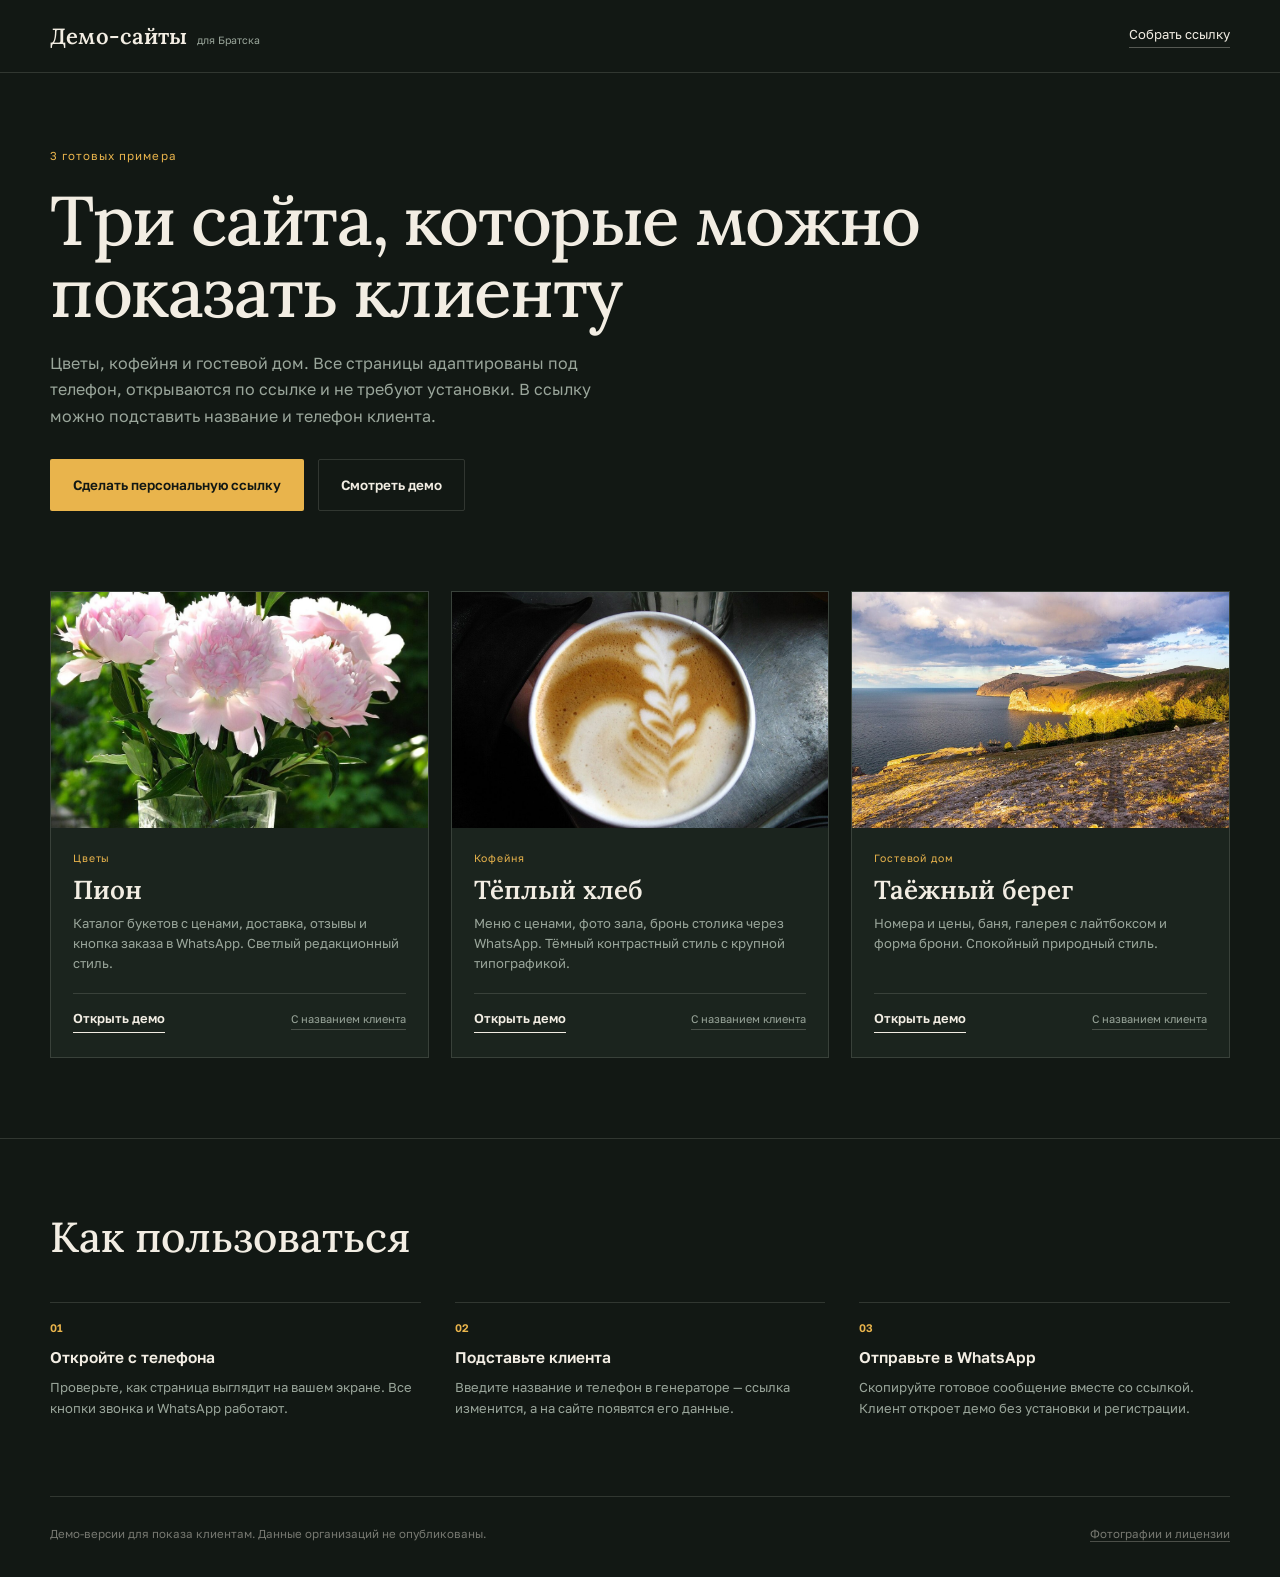
<file: index.html>
<!doctype html>
<html lang="ru">
<head>
<meta charset="utf-8">
<meta name="viewport" content="width=device-width, initial-scale=1">
<title>Демо-сайты для Братска</title>
<meta name="description" content="Три демо-сайта для малого бизнеса Братска: цветы, кофейня и гостевой дом. Открываются с телефона, без установки.">
<link rel="icon" href="data:image/svg+xml,%3Csvg xmlns='http://www.w3.org/2000/svg' viewBox='0 0 64 64'%3E%3Crect width='64' height='64' fill='%23121814'/%3E%3Ctext x='32' y='44' font-family='Georgia,serif' font-size='34' fill='%23E9B44C' text-anchor='middle'%3EД%3C/text%3E%3C/svg%3E">
<link rel="stylesheet" href="assets/fonts/fonts.css">
<style>
  :root{
    --bg:#121814;
    --panel:#1B241E;
    --text:#F2EDE3;
    --muted:#9AA69B;
    --line:rgba(242,237,227,.14);
    --accent:#E9B44C;
    --serif:'Lora',Georgia,serif;
    --sans:'Golos Text',system-ui,-apple-system,'Segoe UI',sans-serif;
  }
  *{box-sizing:border-box}
  body{margin:0;background:var(--bg);color:var(--text);font-family:var(--sans);font-size:16px;line-height:1.65;-webkit-font-smoothing:antialiased}
  img{display:block;max-width:100%}
  a{color:inherit;text-decoration:none}
  .wrap{width:min(1180px,calc(100% - 48px));margin:0 auto}
  .header{border-bottom:1px solid var(--line)}
  .header-in{display:flex;align-items:center;justify-content:space-between;gap:24px;height:72px}
  .brand{display:flex;align-items:baseline;gap:10px}
  .brand b{font-family:var(--serif);font-size:22px;font-weight:600;letter-spacing:.01em}
  .brand span{font-size:10.5px;color:var(--muted)}
  .header-link{font-size:13px;border-bottom:1px solid rgba(242,237,227,.3);padding-bottom:2px}
  .header-link:hover{border-color:var(--accent);color:var(--accent)}
  .hero{padding:74px 0 60px}
  .kicker{font-size:11.5px;color:var(--accent);letter-spacing:.09em;margin-bottom:18px}
  h1{font-family:var(--serif);font-weight:500;font-size:clamp(40px,5.4vw,72px);line-height:1.04;letter-spacing:-.02em;margin:0 0 22px;max-width:900px}
  .hero p{max-width:560px;color:var(--muted);font-size:16px;margin:0}
  .hero-actions{display:flex;flex-wrap:wrap;gap:14px;margin-top:30px}
  .btn{display:inline-flex;align-items:center;justify-content:center;padding:14px 22px;border:1px solid transparent;font-size:13.5px;font-weight:600;border-radius:2px;transition:background .2s,color .2s,border-color .2s}
  .btn-accent{background:var(--accent);color:#121814}
  .btn-accent:hover{background:#f0c264}
  .btn-line{border-color:var(--line);color:var(--text)}
  .btn-line:hover{border-color:var(--text)}
  .cards{display:grid;grid-template-columns:repeat(3,1fr);gap:22px;padding:20px 0 80px}
  .card{background:var(--panel);border:1px solid var(--line);display:flex;flex-direction:column}
  .card-img{overflow:hidden;background:#0D120F;aspect-ratio:16/10}
  .card-img img{width:100%;height:100%;object-fit:cover;transition:transform .5s}
  .card:hover .card-img img{transform:scale(1.03)}
  .card-body{padding:22px 22px 24px;display:flex;flex-direction:column;flex:1}
  .card-label{font-size:10.5px;color:var(--accent);letter-spacing:.08em;margin-bottom:8px}
  .card h2{font-family:var(--serif);font-size:26px;font-weight:600;line-height:1.15;margin:0 0 8px}
  .card p{font-size:13px;color:var(--muted);margin:0 0 20px;line-height:1.55}
  .card-links{margin-top:auto;display:flex;align-items:center;justify-content:space-between;gap:12px;border-top:1px solid var(--line);padding-top:14px}
  .open{font-size:13px;font-weight:600;border-bottom:1px solid var(--text);padding-bottom:2px}
  .open:hover{color:var(--accent);border-color:var(--accent)}
  .personal{font-size:11px;color:var(--muted);border-bottom:1px solid rgba(242,237,227,.22);padding-bottom:1px}
  .personal:hover{color:var(--text)}
  .how{border-top:1px solid var(--line);padding:64px 0 76px}
  .how h2{font-family:var(--serif);font-size:clamp(30px,3.4vw,42px);font-weight:500;margin:0 0 30px}
  .steps{display:grid;grid-template-columns:repeat(3,1fr);gap:34px}
  .step{border-top:1px solid var(--line);padding-top:16px}
  .step b{display:block;font-size:11px;color:var(--accent);font-weight:600;margin-bottom:8px}
  .step h3{font-size:15.5px;font-weight:600;margin:0 0 6px}
  .step p{font-size:13px;color:var(--muted);margin:0}
  .footer{border-top:1px solid var(--line);padding:28px 0 34px;font-size:11.5px;color:rgba(242,237,227,.45);display:flex;justify-content:space-between;gap:20px}
  .footer a{border-bottom:1px solid rgba(242,237,227,.25)}
  @media (max-width:980px){
    .cards{grid-template-columns:1fr 1fr}
    .steps{grid-template-columns:1fr}
    .step{max-width:520px}
  }
  @media (max-width:680px){
    .wrap{width:calc(100% - 32px)}
    .header-in{height:62px}
    .brand b{font-size:19px}
    .brand span{display:none}
    .hero{padding:44px 0 36px}
    h1{font-size:clamp(34px,10vw,46px)}
    .hero p{font-size:14px}
    .hero-actions .btn{flex:1 1 auto}
    .cards{grid-template-columns:1fr;gap:16px;padding-bottom:54px}
    .card h2{font-size:24px}
    .how{padding:44px 0 54px}
    .footer{flex-direction:column;gap:8px}
  }
  :focus-visible{outline:2px solid var(--accent);outline-offset:3px}
</style>
</head>
<body>

<header class="header">
  <div class="wrap header-in">
    <a class="brand" href="./"><b>Демо-сайты</b><span>для Братска</span></a>
    <a class="header-link" href="builder.html">Собрать ссылку</a>
  </div>
</header>

<main>
  <section class="wrap hero">
    <div class="kicker">3 готовых примера</div>
    <h1>Три сайта, которые можно показать клиенту</h1>
    <p>Цветы, кофейня и гостевой дом. Все страницы адаптированы под телефон, открываются по ссылке и не требуют установки. В ссылку можно подставить название и телефон клиента.</p>
    <div class="hero-actions">
      <a class="btn btn-accent" href="builder.html">Сделать персональную ссылку</a>
      <a class="btn btn-line" href="#demos">Смотреть демо</a>
    </div>
  </section>

  <section class="wrap cards" id="demos">
    <article class="card">
      <div class="card-img"><img src="assets/img/flowers/hero.jpg" alt="Демо сайта цветочного салона" width="1200" height="1600"></div>
      <div class="card-body">
        <div class="card-label">Цветы</div>
        <h2>Пион</h2>
        <p>Каталог букетов с ценами, доставка, отзывы и кнопка заказа в WhatsApp. Светлый редакционный стиль.</p>
        <div class="card-links"><a class="open" href="flowers/">Открыть демо</a><a class="personal" href="builder.html?t=flowers">С названием клиента</a></div>
      </div>
    </article>
    <article class="card">
      <div class="card-img"><img src="assets/img/cafe/latte.jpg" alt="Демо сайта кофейни" width="1200" height="960" style="object-position:55% 62%"></div>
      <div class="card-body">
        <div class="card-label">Кофейня</div>
        <h2>Тёплый хлеб</h2>
        <p>Меню с ценами, фото зала, бронь столика через WhatsApp. Тёмный контрастный стиль с крупной типографикой.</p>
        <div class="card-links"><a class="open" href="cafe/">Открыть демо</a><a class="personal" href="builder.html?t=cafe">С названием клиента</a></div>
      </div>
    </article>
    <article class="card">
      <div class="card-img"><img src="assets/img/hotel/hero.jpg" alt="Демо сайта гостевого дома" width="1200" height="800"></div>
      <div class="card-body">
        <div class="card-label">Гостевой дом</div>
        <h2>Таёжный берег</h2>
        <p>Номера и цены, баня, галерея с лайтбоксом и форма брони. Спокойный природный стиль.</p>
        <div class="card-links"><a class="open" href="hotel/">Открыть демо</a><a class="personal" href="builder.html?t=hotel">С названием клиента</a></div>
      </div>
    </article>
  </section>

  <section class="how">
    <div class="wrap">
      <h2>Как пользоваться</h2>
      <div class="steps">
        <div class="step"><b>01</b><h3>Откройте с телефона</h3><p>Проверьте, как страница выглядит на вашем экране. Все кнопки звонка и WhatsApp работают.</p></div>
        <div class="step"><b>02</b><h3>Подставьте клиента</h3><p>Введите название и телефон в генераторе — ссылка изменится, а на сайте появятся его данные.</p></div>
        <div class="step"><b>03</b><h3>Отправьте в WhatsApp</h3><p>Скопируйте готовое сообщение вместе со ссылкой. Клиент откроет демо без установки и регистрации.</p></div>
      </div>
    </div>
  </section>
</main>

<footer class="footer wrap">
  <span>Демо-версии для показа клиентам. Данные организаций не опубликованы.</span>
  <span><a href="credits.html">Фотографии и лицензии</a></span>
</footer>

</body>
</html>
</file>
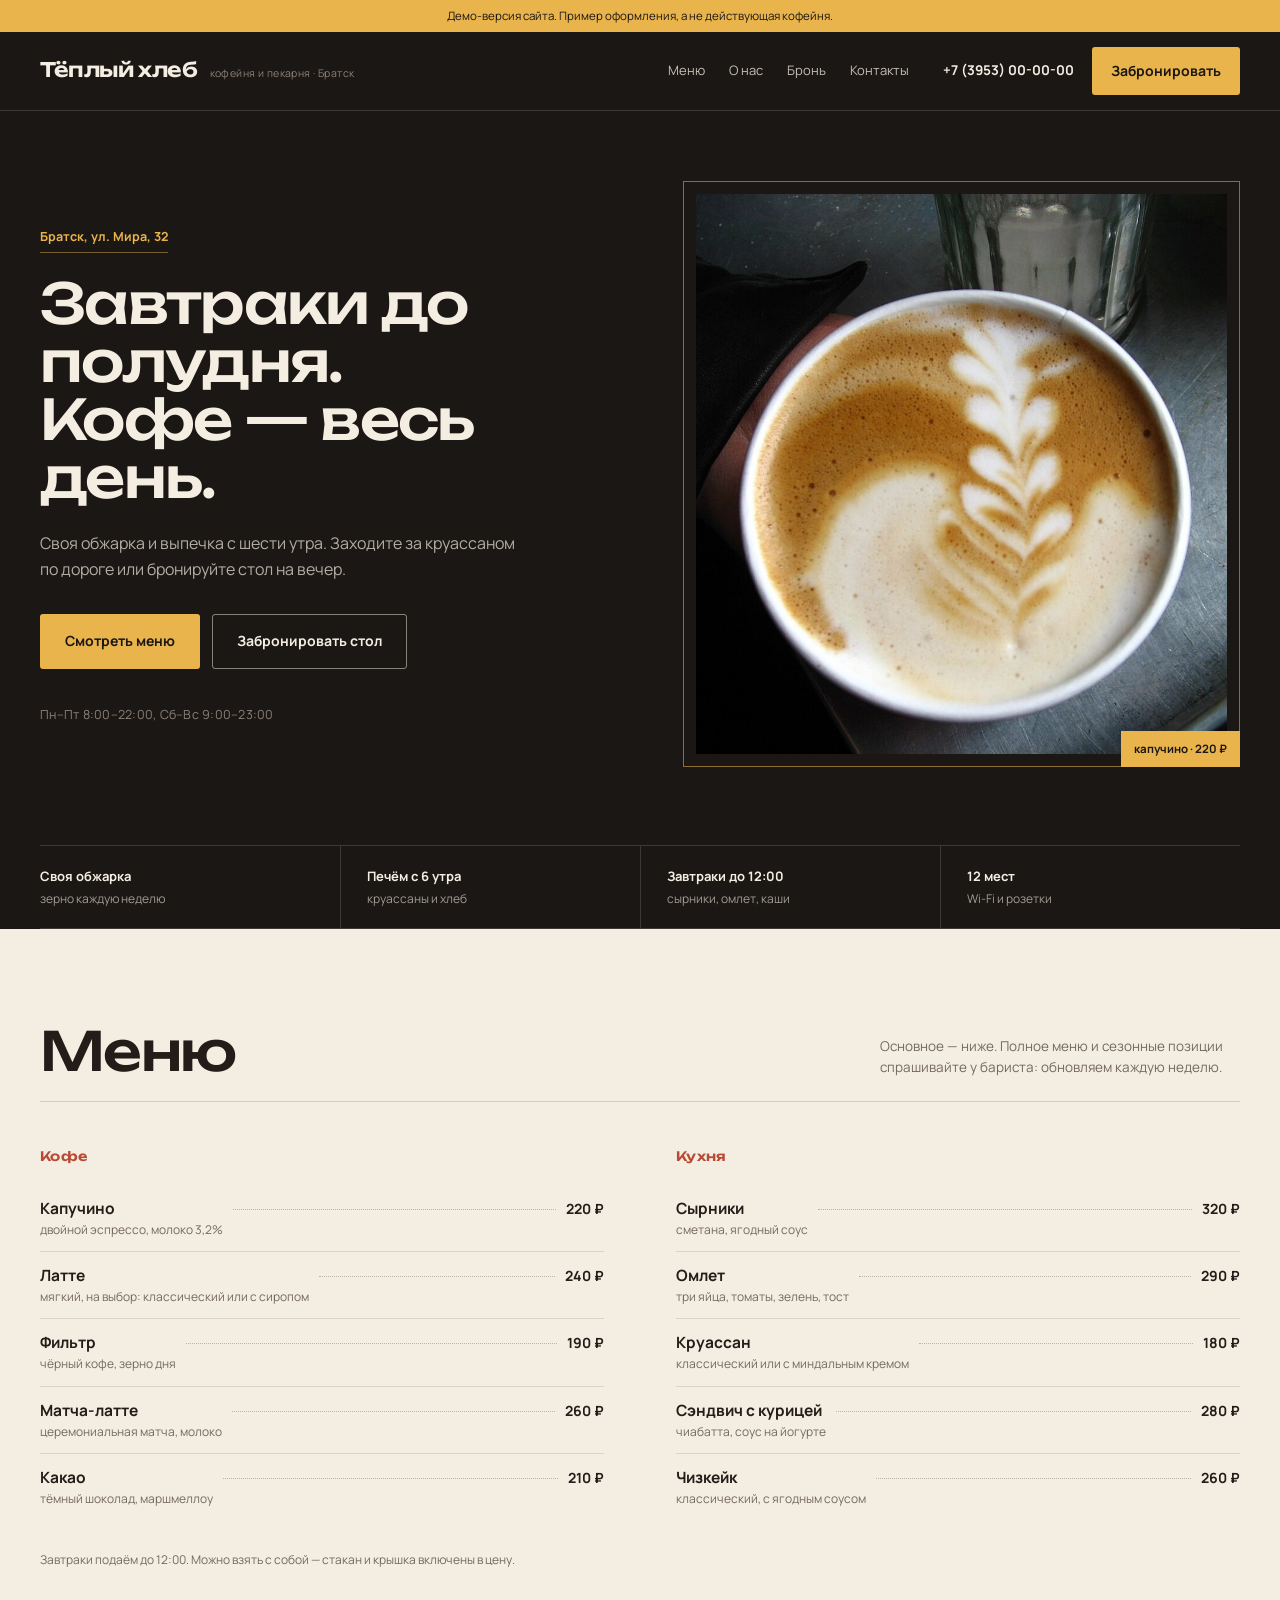
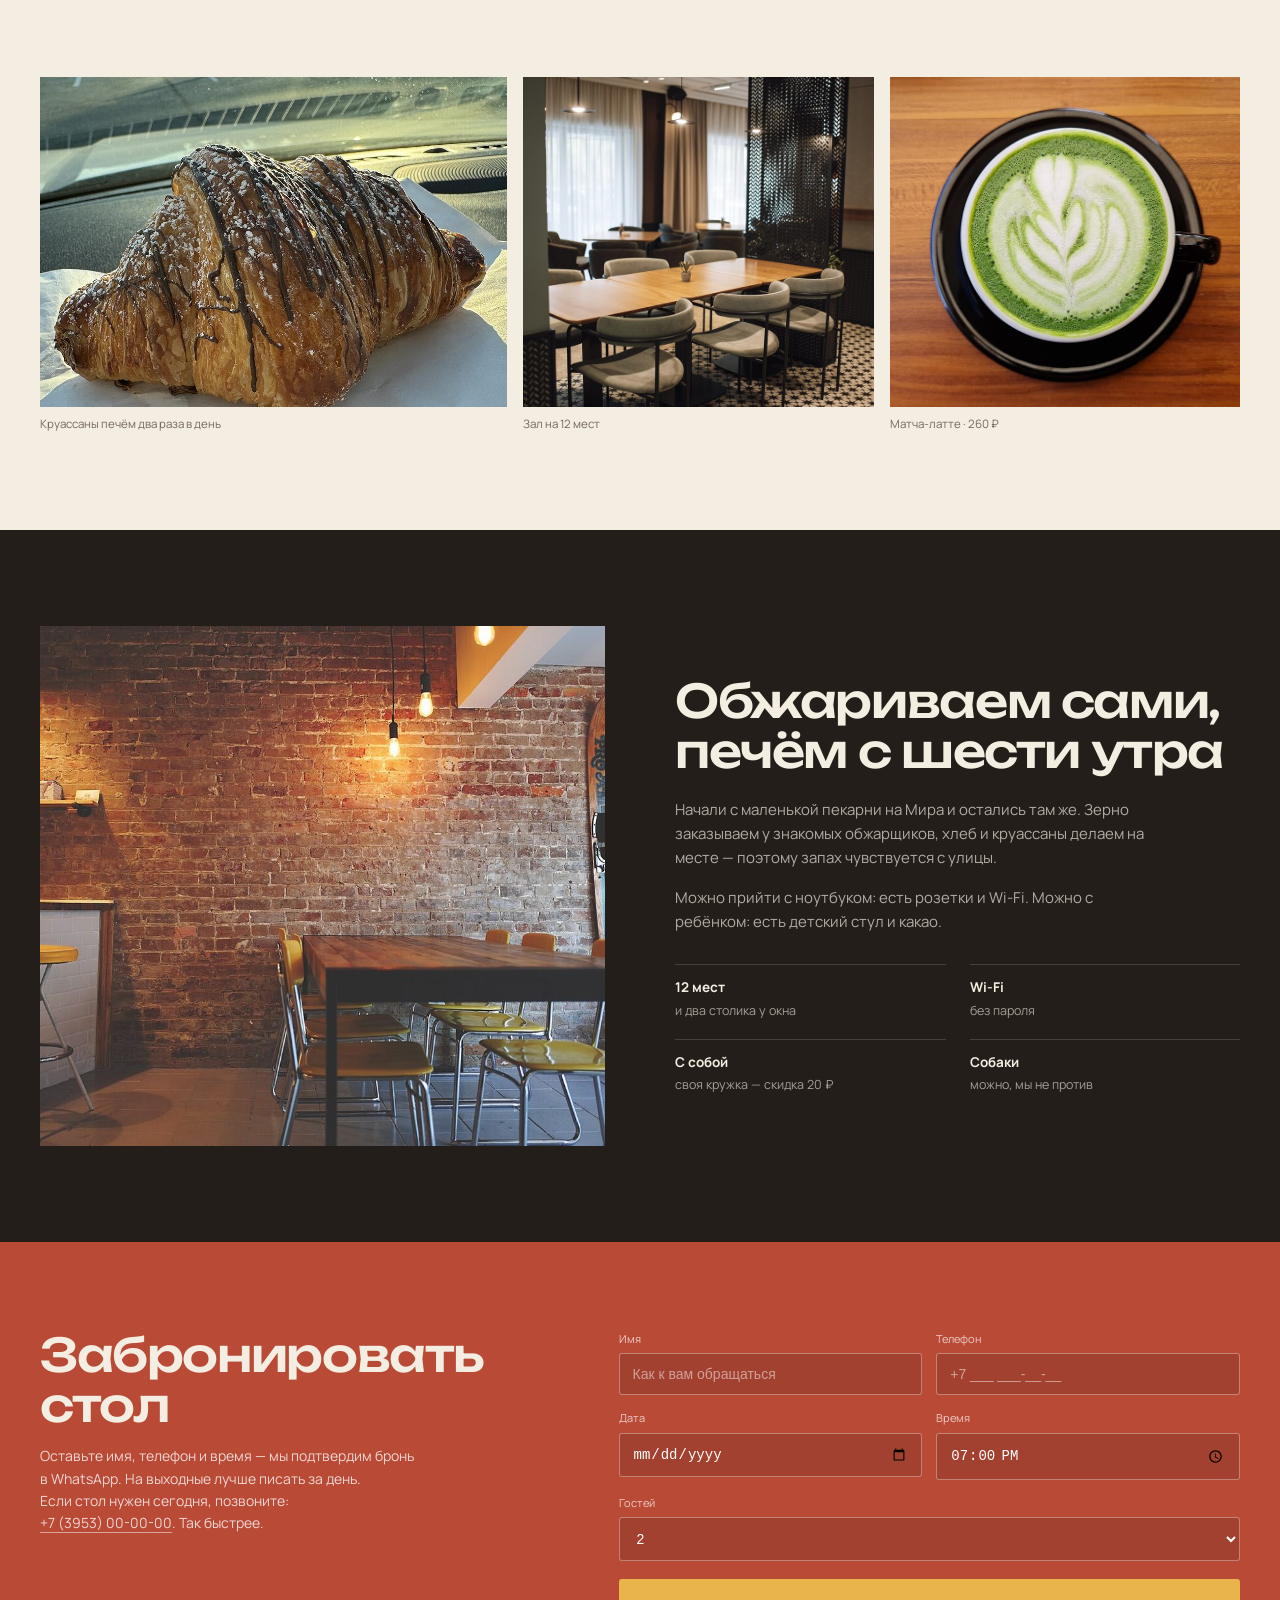
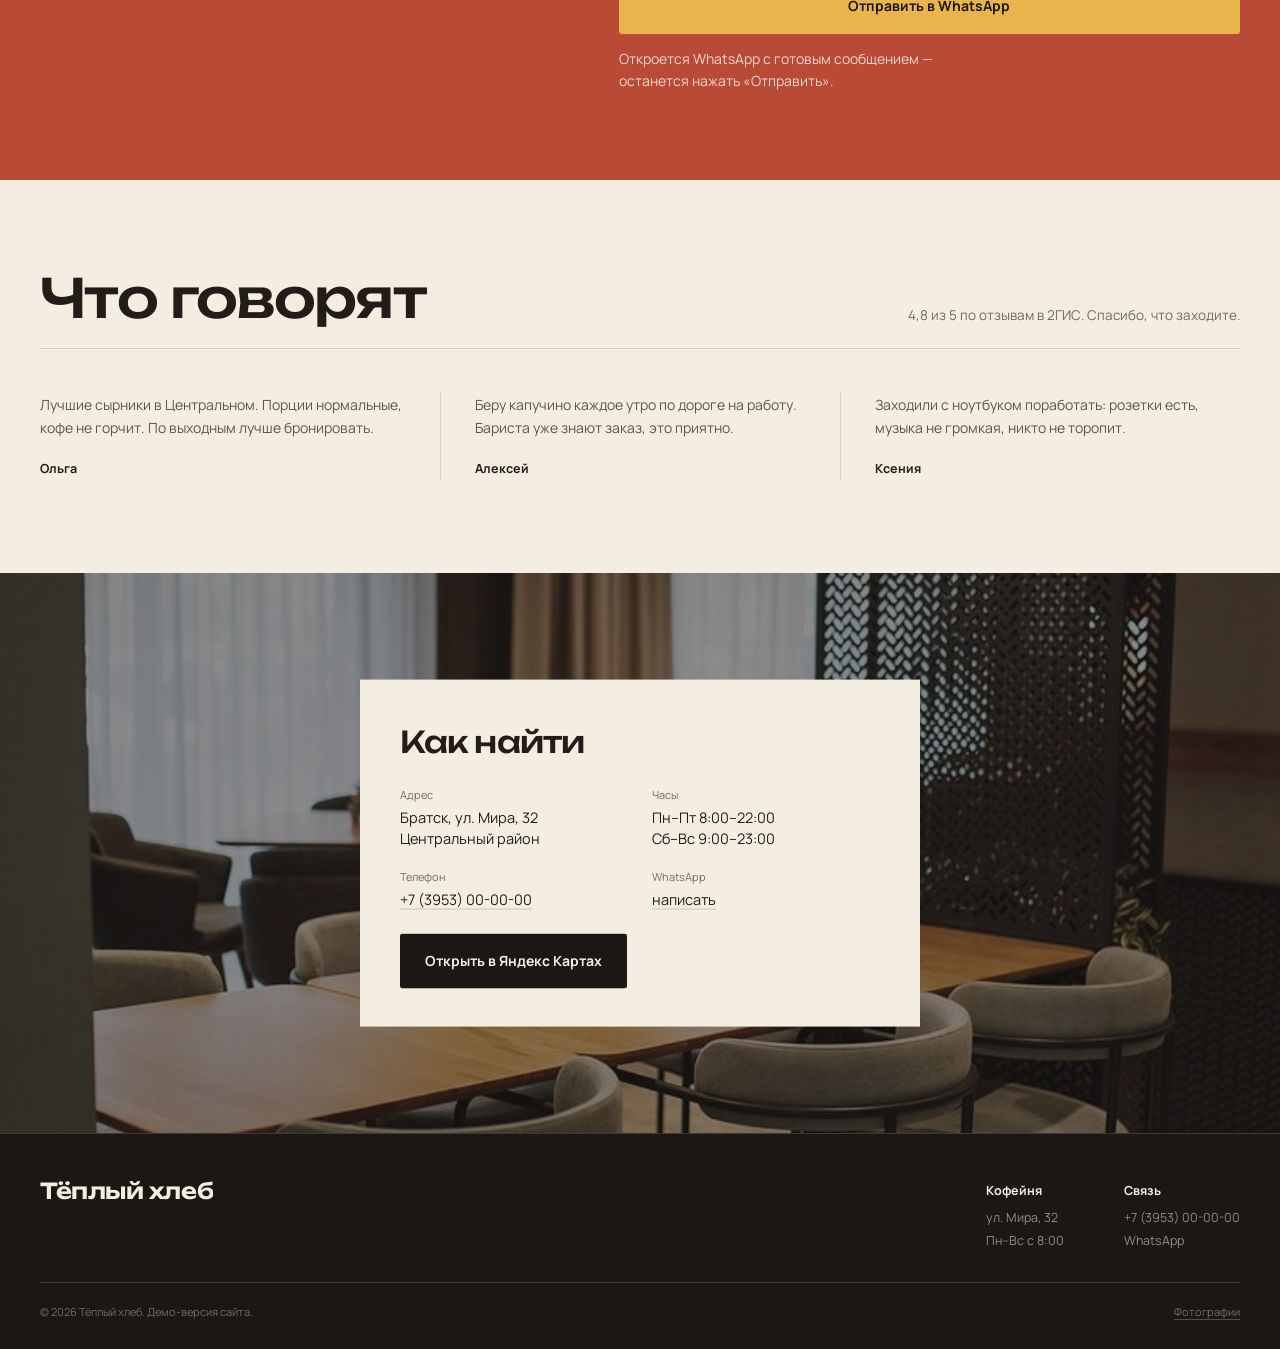
<file: cafe/index.html>
<!doctype html>
<html lang="ru">
<head>
<meta charset="utf-8">
<meta name="viewport" content="width=device-width, initial-scale=1">
<title>Тёплый хлеб — кофейня и пекарня в Братске</title>
<meta name="description" content="Кофейня и пекарня в Братске: своя обжарка, свежая выпечка каждое утро, завтраки до полудня. Бронь столика в WhatsApp.">
<meta property="og:title" content="Тёплый хлеб — кофейня и пекарня в Братске">
<meta property="og:description" content="Завтраки до полудня, кофе весь день. Своя обжарка и выпечка с шести утра.">
<meta property="og:image" content="../assets/img/cafe/hero.jpg">
<link rel="icon" href="data:image/svg+xml,%3Csvg xmlns='http://www.w3.org/2000/svg' viewBox='0 0 64 64'%3E%3Crect width='64' height='64' fill='%231B1714'/%3E%3Ctext x='32' y='45' font-family='Arial,sans-serif' font-weight='bold' font-size='34' fill='%23E9B44C' text-anchor='middle'%3EТ%3C/text%3E%3C/svg%3E">
<link rel="stylesheet" href="../assets/fonts/fonts.css">
<style>
  :root{
    --espresso:#1B1714;
    --espresso-2:#241E1A;
    --milk:#F4EDE1;
    --butter:#E9B44C;
    --brick:#B94A36;
    --ink:#221D19;
    --muted:#8C8177;
    --line:rgba(244,237,225,.16);
    --display:'Unbounded',system-ui,sans-serif;
    --body:'Manrope',system-ui,-apple-system,'Segoe UI',sans-serif;
  }
  *{box-sizing:border-box}
  html{scroll-behavior:smooth}
  body{margin:0;background:var(--espresso);color:var(--milk);font-family:var(--body);font-size:16px;line-height:1.6;-webkit-font-smoothing:antialiased}
  body.locked{overflow:hidden}
  img{display:block;max-width:100%}
  a{color:inherit;text-decoration:none}
  button{font:inherit;color:inherit}
  .wrap{width:min(1200px,calc(100% - 48px));margin:0 auto}
  [id]{scroll-margin-top:92px}
  .demo-strip{background:var(--butter);color:var(--espresso);text-align:center;font-size:11.5px;line-height:1.4;padding:8px 16px}
  .btn{display:inline-flex;align-items:center;justify-content:center;gap:8px;padding:15px 24px;border:1px solid transparent;font-size:14px;font-weight:700;cursor:pointer;border-radius:3px;transition:background .2s,color .2s,border-color .2s}
  .btn-butter{background:var(--butter);color:var(--espresso)}
  .btn-butter:hover{background:#f1c264}
  .btn-outline{border-color:rgba(244,237,225,.5);color:var(--milk)}
  .btn-outline:hover{border-color:var(--milk);background:rgba(244,237,225,.08)}
  .btn-dark{background:var(--espresso);color:var(--milk)}
  .btn-dark:hover{background:#000}

  /* header */
  .header{position:sticky;top:0;z-index:60;background:var(--espresso);border-bottom:1px solid var(--line)}
  .header-in{display:flex;align-items:center;gap:34px;height:78px}
  .brand{display:flex;align-items:baseline;gap:12px;min-width:0}
  .brand-name{font-family:var(--display);font-size:20px;font-weight:600;letter-spacing:-.02em;line-height:1;white-space:nowrap;overflow:hidden;text-overflow:ellipsis}
  .brand-sub{font-size:10.5px;color:var(--muted);letter-spacing:.04em;white-space:nowrap}
  .nav{display:flex;gap:24px;margin-left:auto}
  .nav a{font-size:13px;color:rgba(244,237,225,.78);padding:4px 0;border-bottom:1px solid transparent}
  .nav a:hover{color:var(--milk);border-color:var(--butter)}
  .header-actions{display:flex;align-items:center;gap:18px}
  .header-phone{font-size:13.5px;font-weight:700;white-space:nowrap}
  .header-actions .btn{padding:12px 18px}
  .burger{display:none;margin-left:auto;width:42px;height:42px;border:1px solid var(--line);background:transparent;position:relative;cursor:pointer}
  .burger span{position:absolute;left:11px;right:11px;height:1.5px;background:var(--milk);transition:transform .25s,opacity .25s}
  .burger span:nth-child(1){top:16px}
  .burger span:nth-child(2){bottom:16px}

  /* hero */
  .hero{background:var(--espresso);padding:70px 0 78px}
  .hero-grid{display:grid;grid-template-columns:1.02fr .98fr;gap:64px;align-items:center}
  .kicker{display:inline-block;font-size:12.5px;font-weight:700;color:var(--butter);border-bottom:1px solid rgba(233,180,76,.45);padding-bottom:5px}
  h1{font-family:var(--display);font-weight:500;font-size:clamp(34px,4.35vw,62px);line-height:1.04;letter-spacing:-.03em;margin:22px 0 24px}
  .hero-copy p{max-width:480px;color:rgba(244,237,225,.7);font-size:16px;margin:0}
  .hero-actions{display:flex;flex-wrap:wrap;gap:12px;margin-top:32px}
  .hero-note{margin-top:36px;font-size:12.5px;color:var(--muted);letter-spacing:.02em}
  .hero-visual{position:relative}
  .hero-frame{position:relative;padding:12px;border:1px solid rgba(233,180,76,.55)}
  .hero-shot{width:100%;height:560px;object-fit:cover;object-position:50% 48%}
  .hero-caption{position:absolute;right:-1px;bottom:-1px;background:var(--butter);color:var(--espresso);font-size:11.5px;font-weight:700;padding:9px 13px}

  /* marquee-ish fact line */
  .facts{border-top:1px solid var(--line);border-bottom:1px solid var(--line)}
  .facts-grid{display:grid;grid-template-columns:repeat(4,1fr)}
  .fact{padding:20px 26px;border-left:1px solid var(--line);font-size:12px;color:rgba(244,237,225,.62)}
  .fact:first-child{border-left:0;padding-left:0}
  .fact b{display:block;color:var(--milk);font-size:13px;font-weight:700;margin-bottom:2px}

  /* menu */
  .menu-section{background:var(--milk);color:var(--ink);padding:96px 0}
  .section-head{display:flex;align-items:flex-end;justify-content:space-between;gap:40px;border-bottom:1px solid rgba(34,29,25,.16);padding-bottom:22px;margin-bottom:44px}
  .section-head h2{font-family:var(--display);font-weight:500;font-size:clamp(38px,4.2vw,56px);line-height:1;letter-spacing:-.03em;margin:0}
  .section-head p{max-width:360px;margin:0;font-size:13.5px;color:#75695f}
  .menu-cols{display:grid;grid-template-columns:1fr 1fr;gap:0 72px}
  .menu-col h3{font-family:var(--display);font-size:13px;font-weight:600;letter-spacing:.02em;margin:0 0 18px;color:var(--brick)}
  .menu-item{display:flex;align-items:baseline;gap:10px;padding:13px 0;border-bottom:1px solid rgba(34,29,25,.12)}
  .menu-item:last-child{border-bottom:0}
  .menu-item .info{min-width:0}
  .menu-item .name{font-size:15.5px;font-weight:700;line-height:1.35}
  .menu-item .desc{font-size:12px;color:#75695f;line-height:1.45;margin-top:2px}
  .dots{flex:1;border-bottom:1px dotted rgba(34,29,25,.28);transform:translateY(-4px);min-width:18px}
  .menu-item .cost{font-size:14px;font-weight:700;white-space:nowrap}
  .menu-note{margin-top:30px;font-size:12px;color:#75695f}

  /* photo strip */
  .strip{background:var(--milk);padding:0 0 96px}
  .strip-grid{display:grid;grid-template-columns:1.2fr .9fr .9fr;gap:16px}
  .strip figure{margin:0;position:relative}
  .strip img{width:100%;height:330px;object-fit:cover}
  .strip figcaption{font-size:11.5px;color:#75695f;padding-top:8px}

  /* about */
  .about{background:var(--espresso-2);padding:96px 0}
  .about-grid{display:grid;grid-template-columns:1fr 1fr;gap:70px;align-items:center}
  .about img{width:100%;height:520px;object-fit:cover}
  .about h2{font-family:var(--display);font-weight:500;font-size:clamp(32px,3.6vw,48px);line-height:1.08;letter-spacing:-.03em;margin:0 0 22px}
  .about p{color:rgba(244,237,225,.68);font-size:15px;margin:0 0 16px;max-width:480px}
  .about-list{display:grid;grid-template-columns:1fr 1fr;gap:18px 24px;margin-top:30px}
  .about-list div{border-top:1px solid var(--line);padding-top:12px;font-size:12.5px;color:rgba(244,237,225,.62)}
  .about-list b{display:block;color:var(--milk);font-size:13.5px;margin-bottom:2px}

  /* booking */
  .booking{background:var(--brick);padding:88px 0}
  .booking-grid{display:grid;grid-template-columns:.9fr 1.1fr;gap:70px;align-items:start}
  .booking h2{font-family:var(--display);font-weight:500;font-size:clamp(32px,3.6vw,48px);line-height:1.08;letter-spacing:-.03em;margin:0 0 16px}
  .booking p{color:rgba(255,255,255,.78);font-size:14px;max-width:380px;margin:0}
  .booking-note{margin-top:28px;font-size:12px;color:rgba(255,255,255,.62);line-height:1.6;max-width:320px}
  .booking-note a{white-space:nowrap}
  .form{display:grid;grid-template-columns:1fr 1fr;gap:14px}
  .field{display:flex;flex-direction:column;gap:6px}
  .field.full{grid-column:1/-1}
  .field label{font-size:11px;color:rgba(255,255,255,.72)}
  .field input,.field select{width:100%;background:rgba(0,0,0,.12);border:1px solid rgba(255,255,255,.34);color:#fff;padding:12px 13px;font-size:14px;border-radius:3px;outline:none}
  .field input:focus,.field select:focus{border-color:#fff}
  .field input::placeholder{color:rgba(255,255,255,.5)}
  .form .btn{grid-column:1/-1;margin-top:4px;width:100%}
  .form-status{grid-column:1/-1;font-size:11.5px;color:rgba(255,255,255,.7);margin:0}

  /* reviews */
  .reviews{background:var(--milk);color:var(--ink);padding:92px 0}
  .reviews .section-head{border-color:rgba(34,29,25,.16)}
  .review-grid{display:grid;grid-template-columns:repeat(3,1fr);gap:0}
  .review{padding:0 34px;border-left:1px solid rgba(34,29,25,.14)}
  .review:first-child{padding-left:0;border-left:0}
  .review:last-child{padding-right:0}
  .review p{font-size:14px;color:#5f554d;line-height:1.65;margin:0 0 16px}
  .review b{font-size:12.5px}

  /* contacts */
  .contacts{position:relative;background:var(--espresso)}
  .contacts-img{width:100%;height:560px;object-fit:cover;opacity:.5}
  .contacts-card{position:absolute;left:50%;top:50%;transform:translate(-50%,-50%);width:min(560px,calc(100% - 48px));background:var(--milk);color:var(--ink);padding:38px 40px}
  .contacts-card h2{font-family:var(--display);font-size:30px;font-weight:500;letter-spacing:-.03em;margin:0 0 20px}
  .contacts-list{display:grid;grid-template-columns:1fr 1fr;gap:18px 24px;margin:0}
  .contacts-list dt{font-size:11px;color:#75695f;margin-bottom:3px}
  .contacts-list dd{margin:0;font-size:14.5px;line-height:1.5}
  .contacts-list a{border-bottom:1px solid rgba(34,29,25,.2)}
  .contacts-card .btn{margin-top:24px}
  .contacts-card .map-link{display:inline-block;margin-top:18px;font-size:12px;border-bottom:1px solid var(--ink)}

  /* footer */
  .footer{background:var(--espresso);border-top:1px solid var(--line);padding:46px 0 28px}
  .footer-top{display:flex;justify-content:space-between;gap:40px;padding-bottom:30px;border-bottom:1px solid var(--line)}
  .footer .brand-name{font-size:22px}
  .footer-cols{display:flex;gap:60px;font-size:12.5px;color:rgba(244,237,225,.55);line-height:1.8}
  .footer-cols b{display:block;color:var(--milk);font-weight:700;margin-bottom:5px}
  .footer-bottom{display:flex;justify-content:space-between;gap:24px;padding-top:20px;font-size:11px;color:rgba(244,237,225,.4)}
  .footer-bottom a{border-bottom:1px solid rgba(244,237,225,.25)}

  .mobile-bar{display:none}
  .mobile-menu{position:fixed;inset:0;z-index:100;background:var(--espresso);padding:24px;display:none;flex-direction:column}
  .mobile-menu.open{display:flex}
  .mobile-menu-top{display:flex;align-items:center;justify-content:space-between;margin-bottom:30px}
  .mobile-menu .close{width:44px;height:44px;border:1px solid var(--line);background:transparent;font-size:26px;line-height:1;cursor:pointer;color:var(--milk)}
  .mobile-menu nav{display:flex;flex-direction:column}
  .mobile-menu nav a{font-family:var(--display);font-size:26px;line-height:1.3;border-bottom:1px solid var(--line);padding:14px 0}
  .mobile-menu-foot{margin-top:auto;display:flex;flex-direction:column;gap:8px;font-size:13px;color:var(--muted)}
  .mobile-menu-foot a{color:var(--milk);font-weight:700}

  @media (max-width:1040px){
    .nav{display:none}
    .header-actions{margin-left:auto}
    .burger{display:block}
    .hero-grid{grid-template-columns:1fr;gap:44px}
    .hero-copy{max-width:700px}
    .hero-shot{height:480px}
    .facts-grid{grid-template-columns:1fr 1fr}
    .fact{padding:16px 20px}
    .fact:nth-child(3){border-left:0;padding-left:0}
    .menu-cols{grid-template-columns:1fr;gap:36px}
    .strip-grid{grid-template-columns:1fr 1fr}
    .strip figure:first-child{grid-column:1/-1}
    .strip img{height:300px}
    .about-grid{grid-template-columns:1fr;gap:40px}
    .about img{height:420px}
    .booking-grid{grid-template-columns:1fr;gap:40px}
    .review-grid{grid-template-columns:1fr;gap:22px}
    .review{padding:0;border-left:0;border-top:1px solid rgba(34,29,25,.14);padding-top:18px}
    .review:first-child{border-top:0;padding-top:0}
  }
  @media (max-width:720px){
    .wrap{width:calc(100% - 32px)}
    [id]{scroll-margin-top:80px}
    .header-in{height:66px;gap:10px}
    .brand-name{font-size:17px;max-width:62vw}
    .brand-sub{display:none}
    .header-actions .header-phone,.header-actions .btn{display:none}
    .header-actions{margin-left:auto}
    .hero{padding:38px 0 52px}
    h1{font-size:clamp(32px,9.6vw,44px);margin:18px 0 18px}
    .hero-copy p{font-size:14.5px}
    .hero-actions .btn{flex:1 1 auto}
    .hero-note{font-size:11.5px;margin-top:26px}
    .hero-frame{padding:8px}
    .hero-shot{height:390px}
    .facts-grid{grid-template-columns:1fr 1fr}
    .fact{font-size:11px;padding:13px 12px}
    .fact b{font-size:12px}
    .menu-section{padding:58px 0}
    .section-head{flex-direction:column;align-items:flex-start;gap:10px;padding-bottom:16px;margin-bottom:26px}
    .section-head h2{font-size:38px}
    .menu-item{padding:12px 0}
    .menu-item .name{font-size:14.5px}
    .strip{padding-bottom:58px}
    .strip-grid{grid-template-columns:1fr 1fr;gap:10px}
    .strip figure:first-child{grid-column:1/-1}
    .strip img{height:220px}
    .about{padding:58px 0}
    .about img{height:300px}
    .about-list{gap:14px}
    .booking{padding:58px 0}
    .form{grid-template-columns:1fr}
    .form .btn{grid-column:1/-1}
    .reviews{padding:58px 0}
    .contacts-img{height:700px;object-position:60% 50%}
    .contacts-card{position:relative;left:auto;top:auto;transform:none;width:calc(100% - 32px);margin:-160px auto 0;padding:26px 22px}
    .contacts-list{grid-template-columns:1fr 1fr;gap:16px}
    .footer{padding:38px 0 90px}
    .footer-top{flex-direction:column;gap:22px}
    .footer-cols{flex-wrap:wrap;gap:26px}
    .footer-bottom{flex-direction:column;gap:6px}
    .mobile-bar{display:grid;grid-template-columns:1fr 1fr;position:fixed;left:0;right:0;bottom:0;z-index:80;border-top:1px solid var(--line);background:var(--espresso)}
    .mobile-bar a{display:flex;align-items:center;justify-content:center;height:58px;font-size:13.5px;font-weight:700}
    .mobile-bar a:first-child{background:var(--butter);color:var(--espresso)}
    .mobile-bar a:last-child{border-left:1px solid var(--line)}
  }
  @media (prefers-reduced-motion:reduce){html{scroll-behavior:auto}}
  :focus-visible{outline:2px solid var(--butter);outline-offset:3px}
</style>
</head>
<body>

<div class="demo-strip">Демо-версия сайта. Пример оформления, а не действующая кофейня.</div>

<header class="header">
  <div class="wrap header-in">
    <a class="brand" href="#top">
      <span class="brand-name" data-brand>Тёплый хлеб</span>
      <span class="brand-sub">кофейня и пекарня · Братск</span>
    </a>
    <nav class="nav" aria-label="Основная навигация">
      <a href="#menu">Меню</a>
      <a href="#about">О нас</a>
      <a href="#booking">Бронь</a>
      <a href="#contacts">Контакты</a>
    </nav>
    <div class="header-actions">
      <a class="header-phone" href="tel:+73953000000" data-phone>+7 (3953) 00-00-00</a>
      <a class="btn btn-butter" href="#booking">Забронировать</a>
      <button class="burger" id="burger" aria-label="Открыть меню" aria-expanded="false"><span></span><span></span></button>
    </div>
  </div>
</header>

<main id="top">
  <section class="hero">
    <div class="wrap hero-grid">
      <div class="hero-copy">
        <span class="kicker">Братск, ул. Мира, 32</span>
        <h1>Завтраки до полудня. Кофе&nbsp;— весь день.</h1>
        <p>Своя обжарка и выпечка с шести утра. Заходите за круассаном по дороге или бронируйте стол на вечер.</p>
        <div class="hero-actions">
          <a class="btn btn-butter" href="#menu">Смотреть меню</a>
          <a class="btn btn-outline" href="#booking">Забронировать стол</a>
        </div>
        <div class="hero-note">Пн–Пт 8:00–22:00, Сб–Вс 9:00–23:00</div>
      </div>
      <div class="hero-visual">
        <div class="hero-frame">
          <img class="hero-shot" src="../assets/img/cafe/latte.jpg" alt="Капучино с рисунком на молоке" width="1200" height="960">
          <span class="hero-caption">капучино · 220 ₽</span>
        </div>
      </div>
    </div>
  </section>

  <div class="wrap facts">
    <div class="facts-grid">
      <div class="fact"><b>Своя обжарка</b>зерно каждую неделю</div>
      <div class="fact"><b>Печём с 6 утра</b>круассаны и хлеб</div>
      <div class="fact"><b>Завтраки до 12:00</b>сырники, омлет, каши</div>
      <div class="fact"><b>12 мест</b>Wi-Fi и розетки</div>
    </div>
  </div>

  <section class="menu-section" id="menu">
    <div class="wrap">
      <div class="section-head">
        <h2>Меню</h2>
        <p>Основное — ниже. Полное меню и сезонные позиции спрашивайте у бариста: обновляем каждую неделю.</p>
      </div>
      <div class="menu-cols">
        <div class="menu-col">
          <h3>Кофе</h3>
          <div class="menu-item">
            <div class="info"><div class="name">Капучино</div><div class="desc">двойной эспрессо, молоко 3,2%</div></div><span class="dots"></span><span class="cost">220 ₽</span>
          </div>
          <div class="menu-item">
            <div class="info"><div class="name">Латте</div><div class="desc">мягкий, на выбор: классический или с сиропом</div></div><span class="dots"></span><span class="cost">240 ₽</span>
          </div>
          <div class="menu-item">
            <div class="info"><div class="name">Фильтр</div><div class="desc">чёрный кофе, зерно дня</div></div><span class="dots"></span><span class="cost">190 ₽</span>
          </div>
          <div class="menu-item">
            <div class="info"><div class="name">Матча-латте</div><div class="desc">церемониальная матча, молоко</div></div><span class="dots"></span><span class="cost">260 ₽</span>
          </div>
          <div class="menu-item">
            <div class="info"><div class="name">Какао</div><div class="desc">тёмный шоколад, маршмеллоу</div></div><span class="dots"></span><span class="cost">210 ₽</span>
          </div>
        </div>
        <div class="menu-col">
          <h3>Кухня</h3>
          <div class="menu-item">
            <div class="info"><div class="name">Сырники</div><div class="desc">сметана, ягодный соус</div></div><span class="dots"></span><span class="cost">320 ₽</span>
          </div>
          <div class="menu-item">
            <div class="info"><div class="name">Омлет</div><div class="desc">три яйца, томаты, зелень, тост</div></div><span class="dots"></span><span class="cost">290 ₽</span>
          </div>
          <div class="menu-item">
            <div class="info"><div class="name">Круассан</div><div class="desc">классический или с миндальным кремом</div></div><span class="dots"></span><span class="cost">180 ₽</span>
          </div>
          <div class="menu-item">
            <div class="info"><div class="name">Сэндвич с курицей</div><div class="desc">чиабатта, соус на йогурте</div></div><span class="dots"></span><span class="cost">280 ₽</span>
          </div>
          <div class="menu-item">
            <div class="info"><div class="name">Чизкейк</div><div class="desc">классический, с ягодным соусом</div></div><span class="dots"></span><span class="cost">260 ₽</span>
          </div>
        </div>
      </div>
      <p class="menu-note">Завтраки подаём до 12:00. Можно взять с собой — стакан и крышка включены в цену.</p>
    </div>
  </section>

  <div class="strip">
    <div class="wrap strip-grid">
      <figure><img src="../assets/img/cafe/croissant.jpg" alt="Свежий круассан" loading="lazy" width="1200" height="648"><figcaption>Круассаны печём два раза в день</figcaption></figure>
      <figure><img src="../assets/img/cafe/interior.jpg" alt="Зал кофейни" loading="lazy" width="1200" height="950"><figcaption>Зал на 12 мест</figcaption></figure>
      <figure><img src="../assets/img/cafe/matcha.jpg" alt="Матча-латте" loading="lazy" width="1200" height="675"><figcaption>Матча-латте · 260 ₽</figcaption></figure>
    </div>
  </div>

  <section class="about" id="about">
    <div class="wrap about-grid">
      <img src="../assets/img/cafe/hall.jpg" alt="Интерьер кофейни с деревянными столами" loading="lazy" width="1200" height="900">
      <div>
        <h2>Обжариваем сами, печём с шести утра</h2>
        <p>Начали с маленькой пекарни на Мира и остались там же. Зерно заказываем у знакомых обжарщиков, хлеб и круассаны делаем на месте — поэтому запах чувствуется с улицы.</p>
        <p>Можно прийти с ноутбуком: есть розетки и Wi-Fi. Можно с ребёнком: есть детский стул и какао.</p>
        <div class="about-list">
          <div><b>12 мест</b>и два столика у окна</div>
          <div><b>Wi-Fi</b>без пароля</div>
          <div><b>С собой</b>своя кружка — скидка 20 ₽</div>
          <div><b>Собаки</b>можно, мы не против</div>
        </div>
      </div>
    </div>
  </section>

  <section class="booking" id="booking">
    <div class="wrap booking-grid">
      <div>
        <h2>Забронировать стол</h2>
        <p>Оставьте имя, телефон и время — мы подтвердим бронь в WhatsApp. На выходные лучше писать за день.</p>
        <p class="booking-note">Если стол нужен сегодня, позвоните: <a href="tel:+73953000000" data-phone style="border-bottom:1px solid rgba(255,255,255,.5)">+7 (3953) 00-00-00</a>. Так быстрее.</p>
      </div>
      <form class="form" id="bookingForm">
        <div class="field"><label for="f-name">Имя</label><input id="f-name" name="name" type="text" placeholder="Как к вам обращаться" required></div>
        <div class="field"><label for="f-phone">Телефон</label><input id="f-phone" name="phone" type="tel" placeholder="+7 ___ ___-__-__" required></div>
        <div class="field"><label for="f-date">Дата</label><input id="f-date" name="date" type="date" required></div>
        <div class="field"><label for="f-time">Время</label><input id="f-time" name="time" type="time" value="19:00" required></div>
        <div class="field full"><label for="f-guests">Гостей</label>
          <select id="f-guests" name="guests">
            <option>2</option><option>3</option><option>4</option><option>5</option><option>6</option><option>больше 6</option>
          </select>
        </div>
        <button class="btn btn-butter" type="submit">Отправить в WhatsApp</button>
        <p class="form-status">Откроется WhatsApp с готовым сообщением — останется нажать «Отправить».</p>
      </form>
    </div>
  </section>

  <section class="reviews" id="reviews">
    <div class="wrap">
      <div class="section-head">
        <h2>Что говорят</h2>
        <p>4,8 из 5 по отзывам в 2ГИС. Спасибо, что заходите.</p>
      </div>
      <div class="review-grid">
        <div class="review"><p>Лучшие сырники в Центральном. Порции нормальные, кофе не горчит. По выходным лучше бронировать.</p><b>Ольга</b></div>
        <div class="review"><p>Беру капучино каждое утро по дороге на работу. Бариста уже знают заказ, это приятно.</p><b>Алексей</b></div>
        <div class="review"><p>Заходили с ноутбуком поработать: розетки есть, музыка не громкая, никто не торопит.</p><b>Ксения</b></div>
      </div>
    </div>
  </section>

  <section class="contacts" id="contacts">
    <img class="contacts-img" src="../assets/img/cafe/interior.jpg" alt="Интерьер кофейни" loading="lazy" width="1200" height="950">
    <div class="contacts-card">
      <h2>Как найти</h2>
      <dl class="contacts-list">
        <div><dt>Адрес</dt><dd>Братск, ул. Мира, 32<br>Центральный район</dd></div>
        <div><dt>Часы</dt><dd>Пн–Пт 8:00–22:00<br>Сб–Вс 9:00–23:00</dd></div>
        <div><dt>Телефон</dt><dd><a href="tel:+73953000000" data-phone>+7 (3953) 00-00-00</a></dd></div>
        <div><dt>WhatsApp</dt><dd><a href="https://wa.me/73953000000" data-wa="Здравствуйте! Хочу забронировать стол." target="_blank" rel="noopener">написать</a></dd></div>
      </dl>
      <a class="btn btn-dark" href="https://yandex.ru/maps/?text=Братск%2C%20улица%20Мира%2C%2032" target="_blank" rel="noopener">Открыть в Яндекс Картах</a>
    </div>
  </section>
</main>

<footer class="footer">
  <div class="wrap">
    <div class="footer-top">
      <a class="brand" href="#top"><span class="brand-name" data-brand>Тёплый хлеб</span></a>
      <div class="footer-cols">
        <div><b>Кофейня</b>ул. Мира, 32<br>Пн–Вс с 8:00</div>
        <div><b>Связь</b><a href="tel:+73953000000" data-phone>+7 (3953) 00-00-00</a><br><a href="https://wa.me/73953000000" data-wa="Здравствуйте! Хочу забронировать стол." target="_blank" rel="noopener">WhatsApp</a></div>
      </div>
    </div>
    <div class="footer-bottom">
      <span>© <span data-year>2026</span> <span data-brand>Тёплый хлеб</span>. Демо-версия сайта.</span>
      <span><a href="../credits.html">Фотографии</a></span>
    </div>
  </div>
</footer>

<div class="mobile-menu" id="mobileMenu" aria-hidden="true">
  <div class="mobile-menu-top">
    <span class="brand-name" data-brand>Тёплый хлеб</span>
    <button class="close" id="closeMenu" aria-label="Закрыть меню">×</button>
  </div>
  <nav>
    <a href="#menu">Меню</a>
    <a href="#about">О нас</a>
    <a href="#booking">Бронь</a>
    <a href="#contacts">Контакты</a>
  </nav>
  <div class="mobile-menu-foot">
    <span>ул. Мира, 32 · Пн–Вс с 8:00</span>
    <a href="tel:+73953000000" data-phone>+7 (3953) 00-00-00</a>
    <a href="https://wa.me/73953000000" data-wa="Здравствуйте! Хочу забронировать стол." target="_blank" rel="noopener">Написать в WhatsApp</a>
  </div>
</div>

<div class="mobile-bar">
  <a href="#booking">Забронировать</a>
  <a href="tel:+73953000000" data-phone-link>Позвонить</a>
</div>

<script>
(function(){
  var q = new URLSearchParams(location.search);
  var name = q.get('name');
  var phone = q.get('phone');
  if(name){
    document.querySelectorAll('[data-brand]').forEach(function(el){ el.textContent = name; });
    document.title = name + ' — кофейня и пекарня в Братске';
  }
  var digits = '73953000000';
  if(phone){
    digits = phone.replace(/\D/g,'');
    if(digits.length === 11 && digits[0] === '8') digits = '7' + digits.slice(1);
    document.querySelectorAll('[data-phone]').forEach(function(el){ el.textContent = phone; });
    document.querySelectorAll('a[href^="tel:"]').forEach(function(el){ el.href = 'tel:+' + digits; });
    document.querySelectorAll('a[data-wa]').forEach(function(el){
      el.href = 'https://wa.me/' + digits + '?text=' + encodeURIComponent(el.getAttribute('data-wa'));
    });
  }
  document.querySelectorAll('[data-year]').forEach(function(el){ el.textContent = new Date().getFullYear(); });

  var burger = document.getElementById('burger');
  var menu = document.getElementById('mobileMenu');
  var close = document.getElementById('closeMenu');
  function openMenu(){ menu.classList.add('open'); menu.setAttribute('aria-hidden','false'); burger.setAttribute('aria-expanded','true'); document.body.classList.add('locked'); }
  function closeMenu(){ menu.classList.remove('open'); menu.setAttribute('aria-hidden','true'); burger.setAttribute('aria-expanded','false'); document.body.classList.remove('locked'); }
  burger.addEventListener('click', openMenu);
  close.addEventListener('click', closeMenu);
  menu.querySelectorAll('a').forEach(function(a){ a.addEventListener('click', closeMenu); });
  document.addEventListener('keydown', function(e){ if(e.key === 'Escape') closeMenu(); });

  var form = document.getElementById('bookingForm');
  form.addEventListener('submit', function(e){
    e.preventDefault();
    var data = new FormData(form);
    var text = 'Здравствуйте! Хочу забронировать стол в «' + (name || 'Тёплом хлебе') + '».'
      + '\nИмя: ' + (data.get('name') || '')
      + '\nТелефон: ' + (data.get('phone') || '')
      + '\nДата: ' + (data.get('date') || '')
      + '\nВремя: ' + (data.get('time') || '')
      + '\nГостей: ' + (data.get('guests') || '');
    window.open('https://wa.me/' + digits + '?text=' + encodeURIComponent(text), '_blank', 'noopener');
  });
})();
</script>
</body>
</html>
</file>
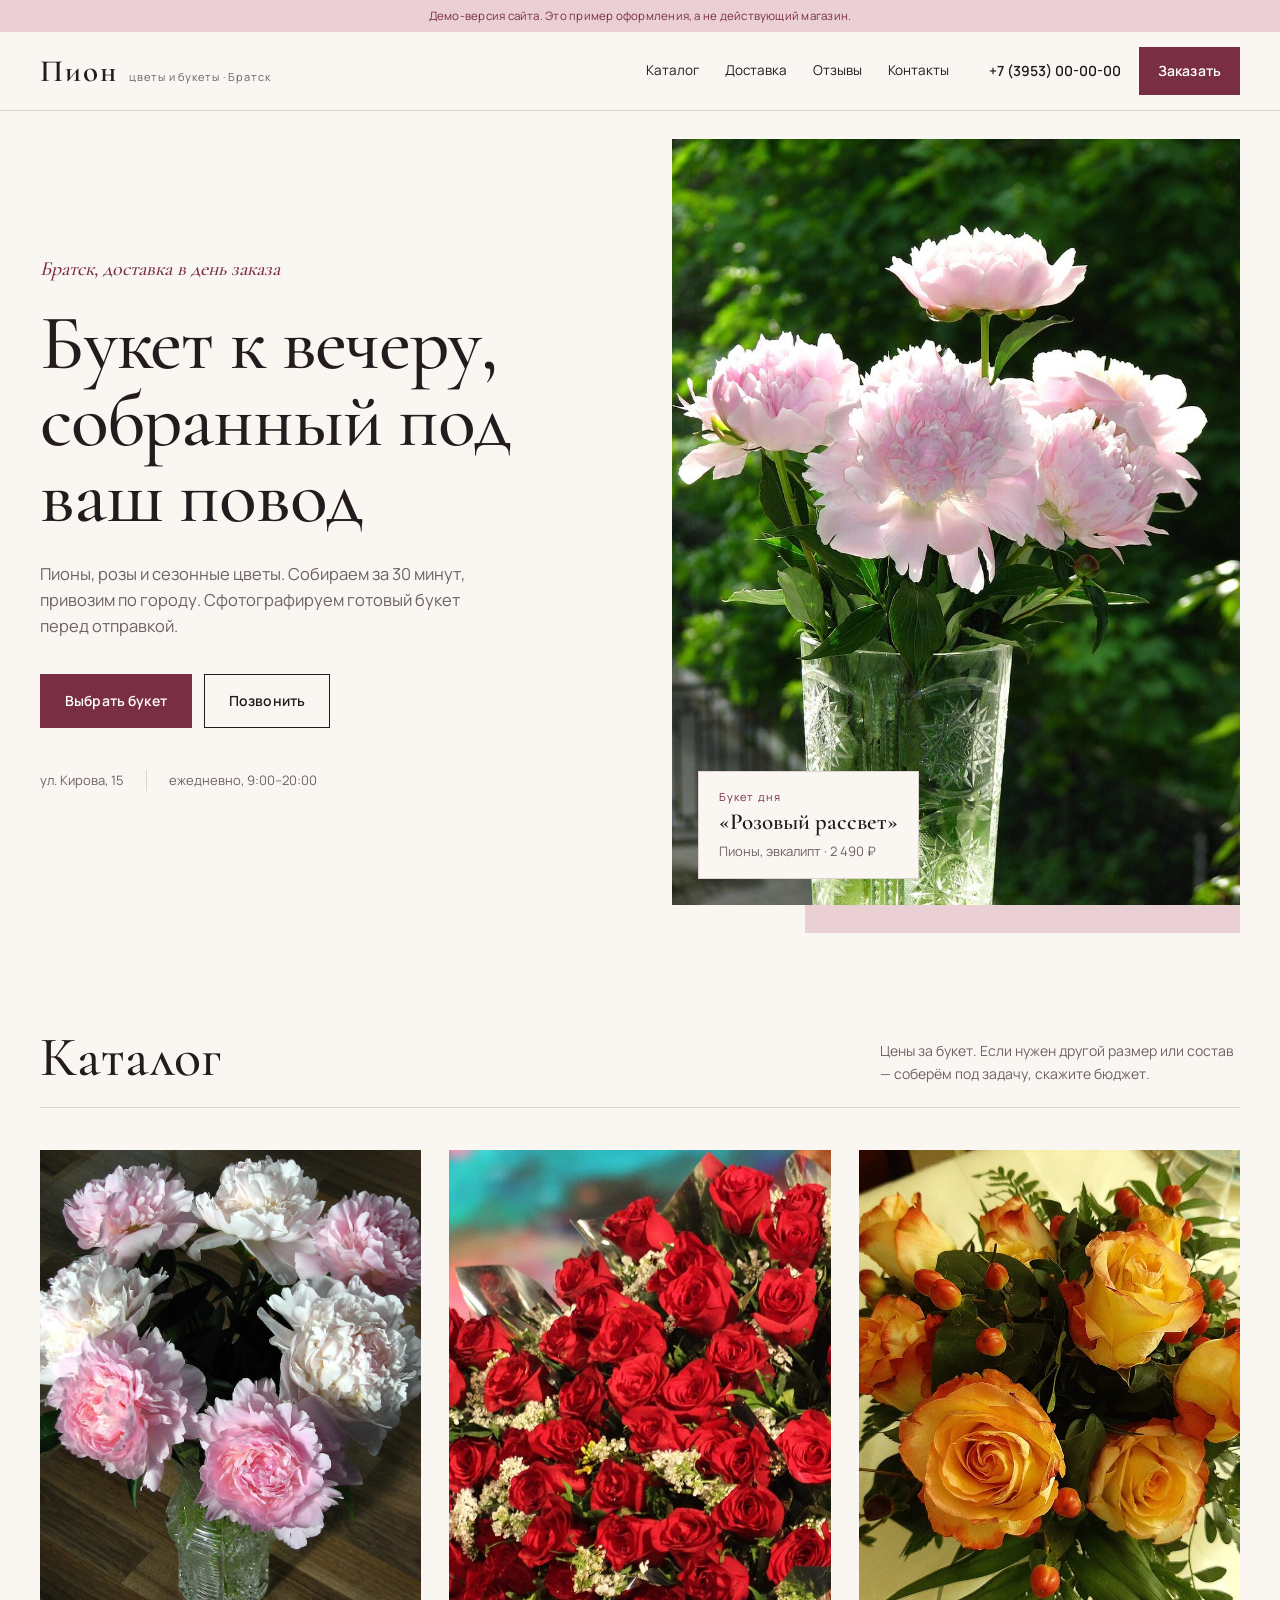
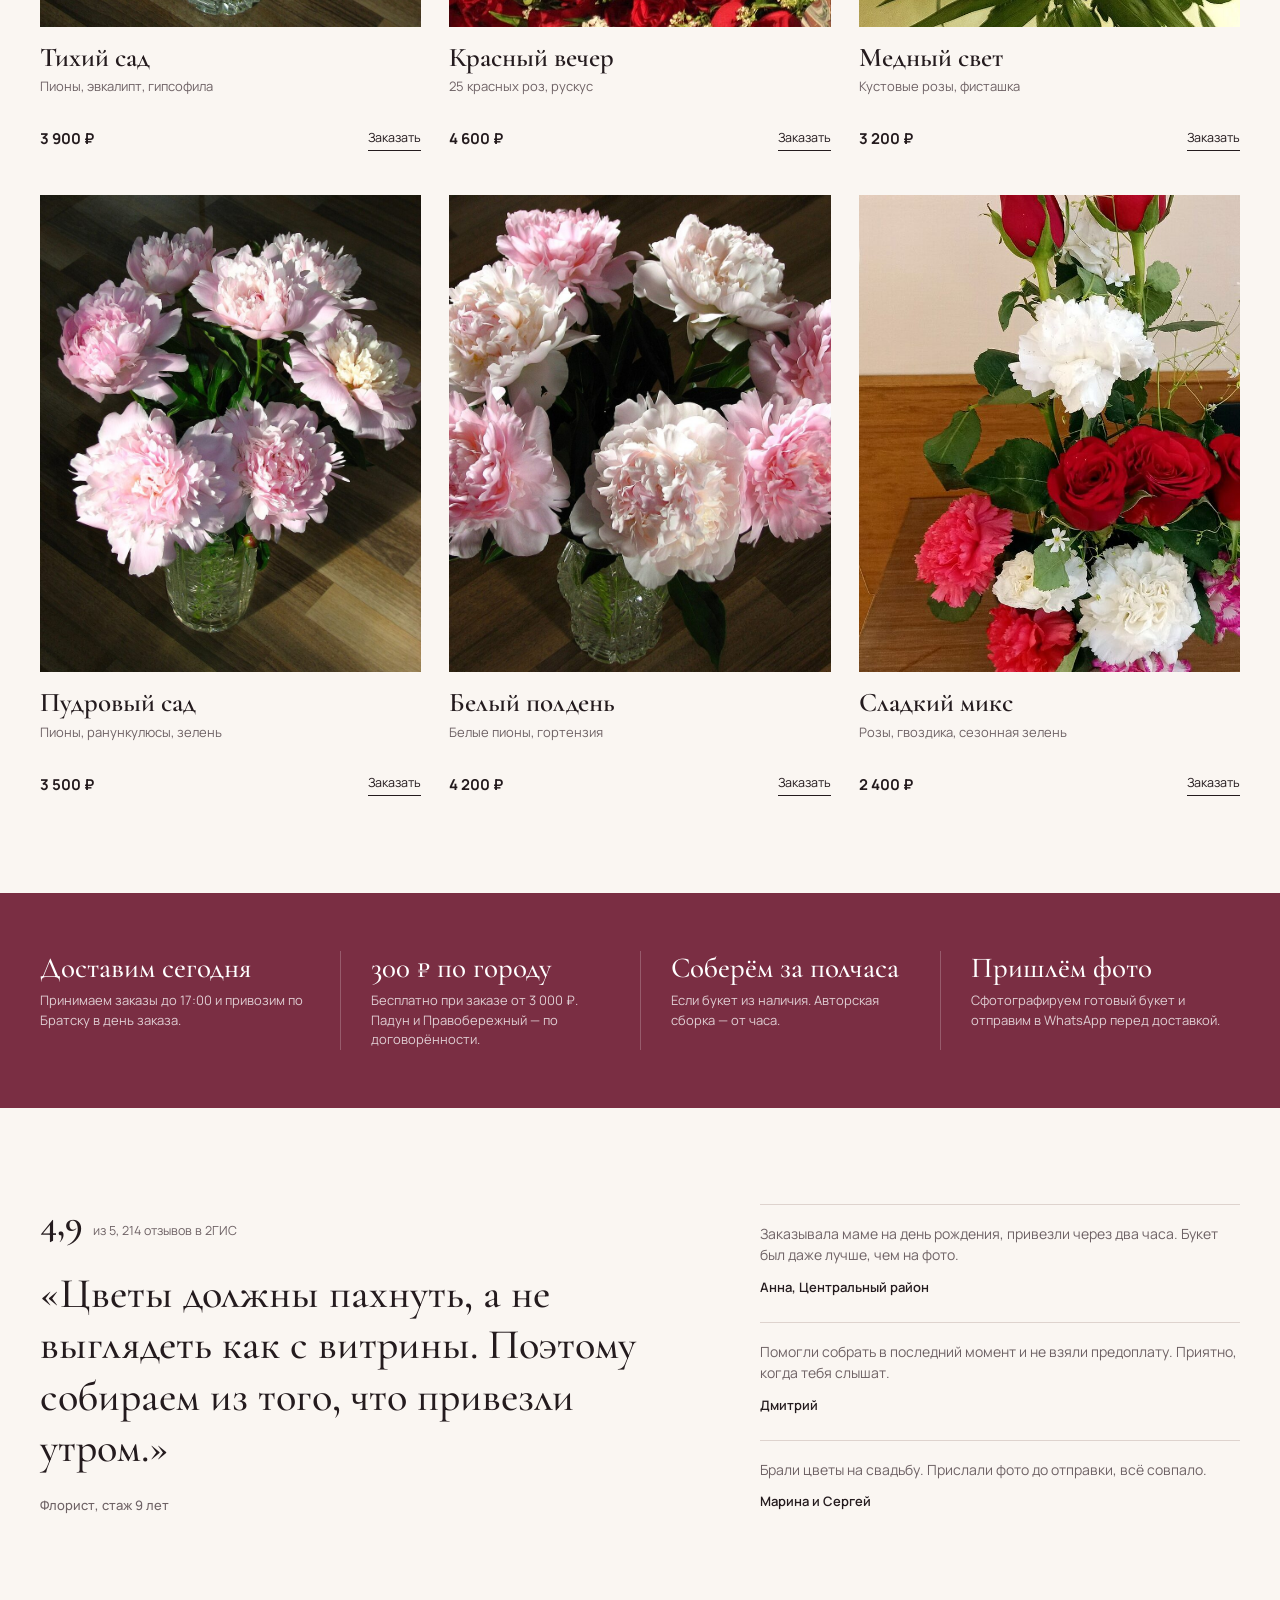
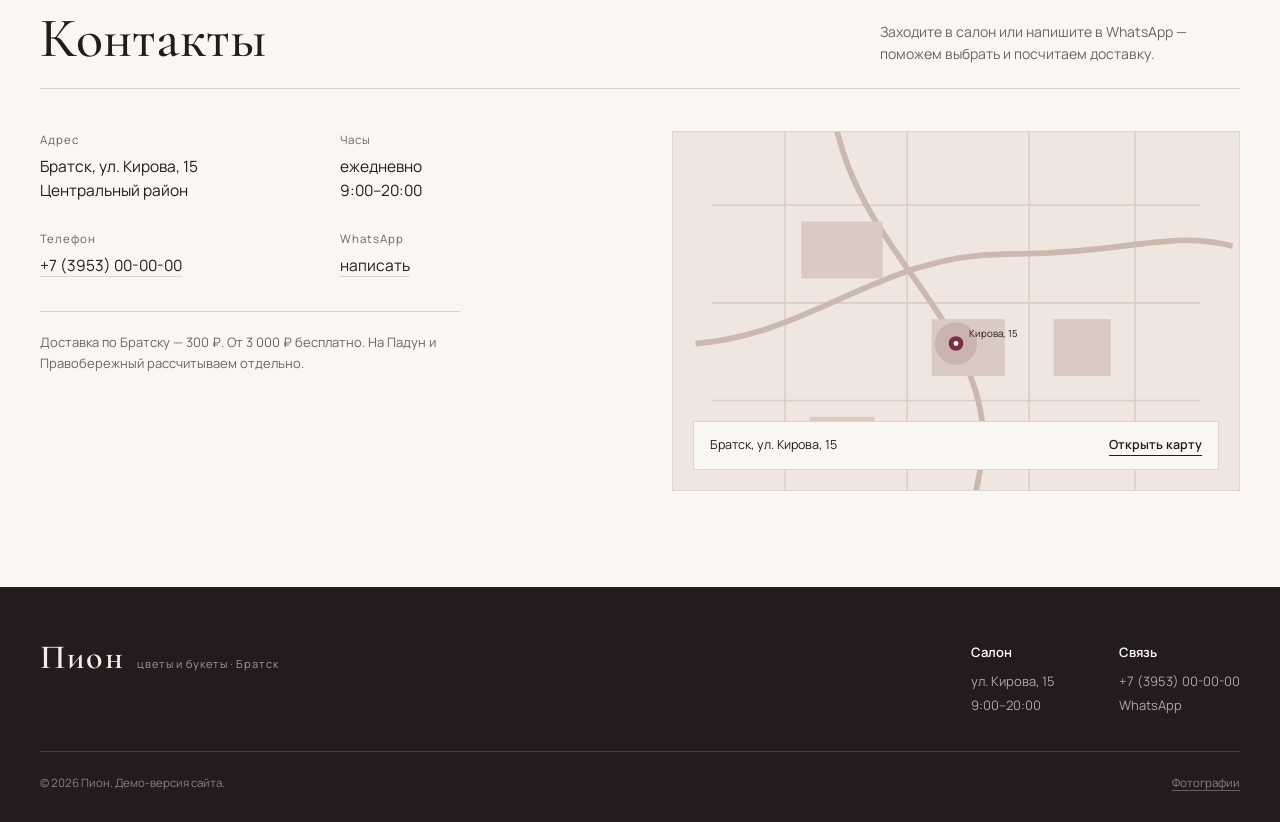
<file: flowers/index.html>
<!doctype html>
<html lang="ru">
<head>
<meta charset="utf-8">
<meta name="viewport" content="width=device-width, initial-scale=1">
<title>Пион — цветы и букеты в Братске</title>
<meta name="description" content="Свежие букеты в Братске: пионы, розы, сезонные цветы. Соберём за 30 минут, доставим в день заказа. Фото перед отправкой.">
<meta property="og:title" content="Пион — цветы и букеты в Братске">
<meta property="og:description" content="Соберём букет под ваш повод и привезём сегодня. Фото перед отправкой.">
<meta property="og:image" content="../assets/img/flowers/hero.jpg">
<link rel="icon" href="data:image/svg+xml,%3Csvg xmlns='http://www.w3.org/2000/svg' viewBox='0 0 64 64'%3E%3Crect width='64' height='64' fill='%237A2E43'/%3E%3Ctext x='32' y='44' font-family='Georgia,serif' font-size='36' fill='%23FAF6F2' text-anchor='middle'%3EП%3C/text%3E%3C/svg%3E">
<link rel="stylesheet" href="../assets/fonts/fonts.css">
<style>
  :root{
    --porcelain:#FAF6F2;
    --ink:#241B1E;
    --muted:#6E6265;
    --wine:#7A2E43;
    --wine-dark:#622235;
    --blush:#EAD0D4;
    --sage:#7C8B72;
    --line:#DED3CE;
    --serif:'Cormorant Garamond',Georgia,serif;
    --sans:'Manrope',system-ui,-apple-system,'Segoe UI',sans-serif;
  }
  *{box-sizing:border-box}
  html{scroll-behavior:smooth}
  body{margin:0;background:var(--porcelain);color:var(--ink);font-family:var(--sans);font-size:16px;line-height:1.6;-webkit-font-smoothing:antialiased}
  body.locked{overflow:hidden}
  img{display:block;max-width:100%}
  a{color:inherit;text-decoration:none}
  button{font:inherit;color:inherit}
  .wrap{width:min(1200px,calc(100% - 48px));margin:0 auto}
  [id]{scroll-margin-top:92px}
  .demo-strip{background:var(--blush);color:var(--wine);text-align:center;font-size:11.5px;line-height:1.4;padding:8px 16px;letter-spacing:.02em}
  .serif{font-family:var(--serif)}
  .btn{display:inline-flex;align-items:center;justify-content:center;gap:8px;padding:15px 24px;border:1px solid transparent;font-size:14px;font-weight:600;letter-spacing:.01em;cursor:pointer;border-radius:0;transition:background .2s,color .2s,border-color .2s}
  .btn-primary{background:var(--wine);color:#fff}
  .btn-primary:hover{background:var(--wine-dark)}
  .btn-ghost{border-color:var(--ink);color:var(--ink)}
  .btn-ghost:hover{background:var(--ink);color:var(--porcelain)}
  .btn-light{background:var(--porcelain);color:var(--ink)}
  .btn-light:hover{background:var(--blush)}

  /* header */
  .header{position:sticky;top:0;z-index:60;background:var(--porcelain);border-bottom:1px solid var(--line)}
  .header-in{display:flex;align-items:center;gap:32px;height:78px}
  .brand{display:flex;align-items:baseline;gap:12px;min-width:0}
  .brand-name{font-family:var(--serif);font-size:31px;font-weight:600;letter-spacing:.06em;line-height:1;white-space:nowrap;overflow:hidden;text-overflow:ellipsis}
  .brand-sub{font-size:11px;color:var(--muted);letter-spacing:.08em;white-space:nowrap}
  .nav{display:flex;gap:26px;margin-left:auto}
  .nav a{font-size:13.5px;color:var(--ink);padding:4px 0;border-bottom:1px solid transparent}
  .nav a:hover{border-color:var(--wine)}
  .header-actions{display:flex;align-items:center;gap:18px;margin-left:8px}
  .header-phone{font-size:14px;font-weight:600;white-space:nowrap}
  .header-actions .btn{padding:12px 18px}
  .burger{display:none;margin-left:auto;width:42px;height:42px;border:1px solid var(--line);background:transparent;position:relative;cursor:pointer}
  .burger span{position:absolute;left:11px;right:11px;height:1.5px;background:var(--ink);transition:transform .25s,opacity .25s}
  .burger span:nth-child(1){top:16px}
  .burger span:nth-child(2){bottom:16px}

  /* hero */
  .hero{min-height:calc(100vh - 78px)}
  .hero-grid{display:grid;grid-template-columns:1.02fr .98fr;min-height:calc(100vh - 78px)}
  .hero-copy{display:flex;flex-direction:column;justify-content:center;padding:72px 48px 72px 0;max-width:600px}
  .kicker{font-family:var(--serif);font-style:italic;font-size:20px;color:var(--wine)}
  h1{font-family:var(--serif);font-weight:500;font-size:clamp(46px,6.1vw,84px);line-height:.98;letter-spacing:-.015em;margin:20px 0 26px}
  .hero-copy p{max-width:440px;font-size:16.5px;color:var(--muted);margin:0}
  .hero-actions{display:flex;flex-wrap:wrap;gap:12px;margin-top:34px}
  .hero-meta{display:flex;align-items:center;gap:22px;margin-top:42px;font-size:13px;color:var(--muted)}
  .hero-meta span+span{padding-left:22px;border-left:1px solid var(--line)}
  .hero-visual{position:relative;padding:28px 0 28px 20px}
  .hero-visual::before{content:"";position:absolute;right:0;bottom:0;width:74%;height:62%;background:var(--blush);z-index:0}
  .hero-shot{position:relative;z-index:1;width:100%;height:100%;max-height:790px;object-fit:cover;object-position:50% 42%}
  .hero-tag{position:absolute;z-index:2;left:46px;bottom:54px;background:var(--porcelain);border:1px solid var(--line);padding:16px 20px;max-width:250px}
  .hero-tag small{display:block;font-size:11px;letter-spacing:.1em;color:var(--wine);margin-bottom:4px}
  .hero-tag b{display:block;font-family:var(--serif);font-size:23px;font-weight:600;line-height:1.1}
  .hero-tag span{display:block;font-size:13px;color:var(--muted);margin-top:6px}

  /* sections */
  .section{padding:96px 0}
  .section-head{display:flex;align-items:flex-end;justify-content:space-between;gap:40px;border-bottom:1px solid var(--line);padding-bottom:22px;margin-bottom:42px}
  .section-head h2{font-family:var(--serif);font-weight:500;font-size:clamp(36px,4.4vw,56px);line-height:1;margin:0}
  .section-head p{max-width:360px;margin:0;font-size:14px;color:var(--muted)}

  .catalog{display:grid;grid-template-columns:repeat(3,1fr);gap:44px 28px}
  .card .shot{overflow:hidden;background:var(--blush);aspect-ratio:4/5}
  .card img{width:100%;height:100%;object-fit:cover;transition:transform .5s ease}
  .card:hover img{transform:scale(1.03)}
  .card h3{font-family:var(--serif);font-size:27px;font-weight:600;line-height:1.1;margin:16px 0 5px}
  .card .comp{font-size:13px;color:var(--muted);min-height:38px;line-height:1.45}
  .card .row{display:flex;align-items:center;justify-content:space-between;gap:16px;margin-top:12px}
  .price{font-size:15px;font-weight:700}
  .order{font-size:12.5px;border-bottom:1px solid var(--ink);padding-bottom:2px;white-space:nowrap}
  .order:hover{color:var(--wine);border-color:var(--wine)}

  /* delivery */
  .delivery{background:var(--wine);color:#fff;padding:58px 0}
  .delivery-grid{display:grid;grid-template-columns:repeat(4,1fr)}
  .delivery-item{padding:0 30px;border-left:1px solid rgba(255,255,255,.22)}
  .delivery-item:first-child{padding-left:0;border-left:0}
  .delivery-item:last-child{padding-right:0}
  .delivery-item b{display:block;font-family:var(--serif);font-size:29px;font-weight:500;line-height:1.15;margin-bottom:7px}
  .delivery-item span{display:block;font-size:13px;line-height:1.5;color:rgba(255,255,255,.76)}

  /* reviews */
  .reviews{display:grid;grid-template-columns:1.15fr .85fr;gap:70px;align-items:start}
  .big-quote{font-family:var(--serif);font-size:clamp(29px,3.3vw,44px);line-height:1.22;font-weight:500;margin:0}
  .big-quote footer{font-family:var(--sans);font-size:13px;color:var(--muted);margin-top:24px}
  .review-list{display:flex;flex-direction:column;gap:22px}
  .review{border-top:1px solid var(--line);padding-top:18px}
  .review p{margin:0 0 8px;font-size:14px;color:var(--muted);line-height:1.55}
  .review b{font-size:13px;font-weight:600}
  .rating{display:flex;align-items:baseline;gap:10px;margin-bottom:26px}
  .rating strong{font-family:var(--serif);font-size:38px;font-weight:600;line-height:1}
  .rating span{font-size:12.5px;color:var(--muted)}

  /* contacts */
  .contacts{display:grid;grid-template-columns:1fr 1fr;gap:64px;align-items:stretch}
  .contact-list{display:grid;grid-template-columns:1fr 1fr;gap:28px 32px;margin:0}
  .contact-list div{min-width:0}
  .contact-list dt{font-size:11.5px;letter-spacing:.09em;color:var(--muted);margin-bottom:6px}
  .contact-list dd{margin:0;font-size:15.5px;line-height:1.5}
  .contact-list a{border-bottom:1px solid var(--line)}
  .contact-list a:hover{border-color:var(--wine);color:var(--wine)}
  .contact-note{margin-top:34px;padding-top:20px;border-top:1px solid var(--line);font-size:13px;color:var(--muted);max-width:420px}
  .map{position:relative;min-height:360px;background:#EFE6DF;border:1px solid var(--line);overflow:hidden}
  .map svg{position:absolute;inset:0;width:100%;height:100%}
  .map-label{position:absolute;left:20px;bottom:20px;right:20px;display:flex;align-items:center;justify-content:space-between;gap:14px;background:var(--porcelain);border:1px solid var(--line);padding:13px 16px;font-size:12.5px}
  .map-label a{font-weight:600;border-bottom:1px solid var(--ink);white-space:nowrap}

  .footer{background:var(--ink);color:#F4ECE8;padding:54px 0 30px}
  .footer-top{display:flex;justify-content:space-between;gap:40px;padding-bottom:34px;border-bottom:1px solid rgba(255,255,255,.14)}
  .footer .brand-name{font-size:34px}
  .footer .brand-sub{color:rgba(255,255,255,.55)}
  .footer-cols{display:flex;gap:64px;font-size:13px}
  .footer-cols div{color:rgba(255,255,255,.62);line-height:1.8}
  .footer-cols b{display:block;color:#fff;font-weight:600;margin-bottom:6px}
  .footer-bottom{display:flex;justify-content:space-between;gap:24px;padding-top:22px;font-size:11.5px;color:rgba(255,255,255,.45)}
  .footer-bottom a{border-bottom:1px solid rgba(255,255,255,.3)}

  .mobile-bar{display:none}

  /* mobile menu */
  .mobile-menu{position:fixed;inset:0;z-index:100;background:var(--porcelain);padding:24px;display:none;flex-direction:column}
  .mobile-menu.open{display:flex}
  .mobile-menu-top{display:flex;align-items:center;justify-content:space-between;margin-bottom:40px}
  .mobile-menu nav{display:flex;flex-direction:column;gap:6px}
  .mobile-menu nav a{font-family:var(--serif);font-size:40px;line-height:1.25;border-bottom:1px solid var(--line);padding:10px 0}
  .mobile-menu .close{width:44px;height:44px;border:1px solid var(--line);background:transparent;font-size:26px;line-height:1;cursor:pointer}
  .mobile-menu-foot{margin-top:auto;display:flex;flex-direction:column;gap:10px;font-size:14px;color:var(--muted)}
  .mobile-menu-foot a{color:var(--ink);font-weight:600}

  @media (max-width:1040px){
    .nav{display:none}
    .header-actions{margin-left:auto}
    .burger{display:block}
    .hero{min-height:0}
    .hero-grid{grid-template-columns:1fr}
    .hero-copy{padding:56px 0 40px;max-width:none}
    .hero-copy p{max-width:560px}
    .hero-visual{padding:0 0 44px;height:520px}
    .hero-visual::before{width:64%;height:52%}
    .hero-shot{max-height:520px}
    .hero-tag{left:24px;bottom:20px}
    .section{padding:76px 0}
    .catalog{grid-template-columns:repeat(2,1fr)}
    .delivery-grid{grid-template-columns:repeat(2,1fr);gap:30px 0}
    .delivery-item:nth-child(3){padding-left:0;border-left:0}
    .reviews{grid-template-columns:1fr;gap:44px}
    .contacts{grid-template-columns:1fr;gap:40px}
    .map{min-height:320px}
  }
  @media (max-width:720px){
    .wrap{width:calc(100% - 32px)}
    .header-in{height:66px;gap:12px}
    .brand-name{font-size:26px;max-width:46vw}
    .brand-sub{display:none}
    .header-actions .header-phone{display:none}
    .header-actions .btn{display:none}
    .header-actions{margin-left:auto}
    .burger{margin-left:auto}
    .hero-copy{padding:38px 0 34px}
    .kicker{font-size:18px}
    h1{font-size:clamp(42px,11vw,60px);margin:14px 0 20px}
    .hero-copy p{font-size:15.5px}
    .hero-actions .btn{flex:1 1 auto}
    .hero-meta{flex-direction:column;align-items:flex-start;gap:6px;margin-top:30px}
    .hero-meta span+span{padding-left:0;border-left:0}
    .hero-visual{height:430px;padding-bottom:34px}
    .hero-visual::before{width:70%;height:48%}
    .hero-shot{max-height:430px}
    .hero-tag{left:16px;bottom:12px;padding:12px 15px;max-width:210px}
    .hero-tag b{font-size:20px}
    .section{padding:58px 0}
    .section-head{flex-direction:column;align-items:flex-start;gap:12px;margin-bottom:28px;padding-bottom:16px}
    .section-head h2{font-size:38px}
    .section-head p{font-size:13px}
    .catalog{grid-template-columns:repeat(2,1fr);gap:30px 14px}
    .card h3{font-size:21px;margin-top:11px}
    .card .comp{font-size:12px;min-height:52px}
    .card .row{flex-direction:column;align-items:flex-start;gap:4px;margin-top:8px}
    .price{font-size:14px}
    .order{font-size:11.5px}
    .delivery{padding:40px 0}
    .delivery-grid{grid-template-columns:1fr 1fr;gap:26px 0}
    .delivery-item{padding:0 16px}
    .delivery-item b{font-size:23px}
    .delivery-item span{font-size:12px}
    .reviews{gap:36px}
    .contacts{gap:32px}
    .contact-list{grid-template-columns:1fr 1fr;gap:22px 18px}
    .contact-list dd{font-size:14px}
    .map{min-height:280px}
    .footer{padding:40px 0 90px}
    .footer-top{flex-direction:column;gap:26px}
    .footer-cols{flex-wrap:wrap;gap:28px}
    .footer-bottom{flex-direction:column;gap:8px}
    [id]{scroll-margin-top:80px}
    .mobile-bar{display:grid;grid-template-columns:1fr 1fr;position:fixed;left:0;right:0;bottom:0;z-index:80;border-top:1px solid var(--line);background:var(--porcelain)}
    .mobile-bar a{display:flex;align-items:center;justify-content:center;height:58px;font-size:14px;font-weight:600}
    .mobile-bar a:first-child{background:var(--wine);color:#fff}
    .mobile-bar a:last-child{border-left:1px solid var(--line)}
  }
  @media (prefers-reduced-motion:reduce){
    html{scroll-behavior:auto}
    .card img{transition:none}
  }
  :focus-visible{outline:2px solid var(--wine);outline-offset:3px}
</style>
</head>
<body>

<div class="demo-strip">Демо-версия сайта. Это пример оформления, а не действующий магазин.</div>

<header class="header">
  <div class="wrap header-in">
    <a class="brand" href="#top" aria-label="На главную">
      <span class="brand-name" data-brand>Пион</span>
      <span class="brand-sub">цветы и букеты · Братск</span>
    </a>
    <nav class="nav" aria-label="Основная навигация">
      <a href="#catalog">Каталог</a>
      <a href="#delivery">Доставка</a>
      <a href="#reviews">Отзывы</a>
      <a href="#contacts">Контакты</a>
    </nav>
    <div class="header-actions">
      <a class="header-phone" href="tel:+73953000000" data-phone>+7 (3953) 00-00-00</a>
      <a class="btn btn-primary" href="https://wa.me/73953000000" data-wa="Здравствуйте! Хочу заказать букет." target="_blank" rel="noopener">Заказать</a>
      <button class="burger" id="burger" aria-label="Открыть меню" aria-expanded="false"><span></span><span></span></button>
    </div>
  </div>
</header>

<main id="top">
  <section class="hero">
    <div class="wrap hero-grid">
      <div class="hero-copy">
        <div class="kicker">Братск, доставка в день заказа</div>
        <h1>Букет к вечеру, собранный под ваш повод</h1>
        <p>Пионы, розы и сезонные цветы. Собираем за 30 минут, привозим по городу. Сфотографируем готовый букет перед отправкой.</p>
        <div class="hero-actions">
          <a class="btn btn-primary" href="#catalog">Выбрать букет</a>
          <a class="btn btn-ghost" href="tel:+73953000000" data-phone-link>Позвонить</a>
        </div>
        <div class="hero-meta">
          <span>ул. Кирова, 15</span>
          <span>ежедневно, 9:00–20:00</span>
        </div>
      </div>
      <div class="hero-visual">
        <img class="hero-shot" src="../assets/img/flowers/hero.jpg" alt="Букет розовых пионов в стеклянной вазе" width="1200" height="1600">
        <div class="hero-tag">
          <small>Букет дня</small>
          <b>«Розовый рассвет»</b>
          <span>Пионы, эвкалипт · 2 490 ₽</span>
        </div>
      </div>
    </div>
  </section>

  <section class="section" id="catalog">
    <div class="wrap">
      <div class="section-head">
        <h2>Каталог</h2>
        <p>Цены за букет. Если нужен другой размер или состав — соберём под задачу, скажите бюджет.</p>
      </div>
      <div class="catalog">
        <article class="card">
          <div class="shot"><img src="../assets/img/flowers/peonies-pink.jpg" alt="Букет розовых пионов" loading="lazy" width="1200" height="1500"></div>
          <h3>Тихий сад</h3>
          <div class="comp">Пионы, эвкалипт, гипсофила</div>
          <div class="row"><span class="price">3 900 ₽</span><a class="order" href="https://wa.me/73953000000" data-wa="Здравствуйте! Хочу заказать букет «Тихий сад»." target="_blank" rel="noopener">Заказать</a></div>
        </article>
        <article class="card">
          <div class="shot"><img src="../assets/img/flowers/roses-red.jpg" alt="Букет красных роз" loading="lazy" width="1200" height="800"></div>
          <h3>Красный вечер</h3>
          <div class="comp">25 красных роз, рускус</div>
          <div class="row"><span class="price">4 600 ₽</span><a class="order" href="https://wa.me/73953000000" data-wa="Здравствуйте! Хочу заказать букет «Красный вечер»." target="_blank" rel="noopener">Заказать</a></div>
        </article>
        <article class="card">
          <div class="shot"><img src="../assets/img/flowers/roses-orange.jpg" alt="Букет оранжевых роз" loading="lazy" width="1200" height="900"></div>
          <h3>Медный свет</h3>
          <div class="comp">Кустовые розы, фисташка</div>
          <div class="row"><span class="price">3 200 ₽</span><a class="order" href="https://wa.me/73953000000" data-wa="Здравствуйте! Хочу заказать букет «Медный свет»." target="_blank" rel="noopener">Заказать</a></div>
        </article>
        <article class="card">
          <div class="shot"><img src="../assets/img/flowers/studio.jpg" alt="Букет розовых пионов" loading="lazy" width="1200" height="1700"></div>
          <h3>Пудровый сад</h3>
          <div class="comp">Пионы, ранункулюсы, зелень</div>
          <div class="row"><span class="price">3 500 ₽</span><a class="order" href="https://wa.me/73953000000" data-wa="Здравствуйте! Хочу заказать букет «Пудровый сад»." target="_blank" rel="noopener">Заказать</a></div>
        </article>
        <article class="card">
          <div class="shot"><img src="../assets/img/flowers/peonies-white.jpg" alt="Букет белых и розовых пионов" loading="lazy" width="1200" height="1200"></div>
          <h3>Белый полдень</h3>
          <div class="comp">Белые пионы, гортензия</div>
          <div class="row"><span class="price">4 200 ₽</span><a class="order" href="https://wa.me/73953000000" data-wa="Здравствуйте! Хочу заказать букет «Белый полдень»." target="_blank" rel="noopener">Заказать</a></div>
        </article>
        <article class="card">
          <div class="shot"><img src="../assets/img/flowers/mix.jpg" alt="Сборный букет из роз и гвоздик" loading="lazy" width="666" height="1200"></div>
          <h3>Сладкий микс</h3>
          <div class="comp">Розы, гвоздика, сезонная зелень</div>
          <div class="row"><span class="price">2 400 ₽</span><a class="order" href="https://wa.me/73953000000" data-wa="Здравствуйте! Хочу заказать букет «Сладкий микс»." target="_blank" rel="noopener">Заказать</a></div>
        </article>
      </div>
    </div>
  </section>

  <section class="delivery" id="delivery">
    <div class="wrap delivery-grid">
      <div class="delivery-item"><b>Доставим сегодня</b><span>Принимаем заказы до 17:00 и привозим по Братску в день заказа.</span></div>
      <div class="delivery-item"><b>300 ₽ по городу</b><span>Бесплатно при заказе от 3 000 ₽. Падун и Правобережный — по договорённости.</span></div>
      <div class="delivery-item"><b>Соберём за полчаса</b><span>Если букет из наличия. Авторская сборка — от часа.</span></div>
      <div class="delivery-item"><b>Пришлём фото</b><span>Сфотографируем готовый букет и отправим в WhatsApp перед доставкой.</span></div>
    </div>
  </section>

  <section class="section" id="reviews">
    <div class="wrap reviews">
      <div>
        <div class="rating"><strong>4,9</strong><span>из 5, 214 отзывов в 2ГИС</span></div>
        <blockquote class="big-quote">
          «Цветы должны пахнуть, а не выглядеть как с витрины. Поэтому собираем из того, что привезли утром.»
          <footer>Флорист, стаж 9 лет</footer>
        </blockquote>
      </div>
      <div class="review-list">
        <div class="review">
          <p>Заказывала маме на день рождения, привезли через два часа. Букет был даже лучше, чем на фото.</p>
          <b>Анна, Центральный район</b>
        </div>
        <div class="review">
          <p>Помогли собрать в последний момент и не взяли предоплату. Приятно, когда тебя слышат.</p>
          <b>Дмитрий</b>
        </div>
        <div class="review">
          <p>Брали цветы на свадьбу. Прислали фото до отправки, всё совпало.</p>
          <b>Марина и Сергей</b>
        </div>
      </div>
    </div>
  </section>

  <section class="section" id="contacts" style="padding-top:0">
    <div class="wrap">
      <div class="section-head">
        <h2>Контакты</h2>
        <p>Заходите в салон или напишите в WhatsApp — поможем выбрать и посчитаем доставку.</p>
      </div>
      <div class="contacts">
        <div>
          <dl class="contact-list">
            <div><dt>Адрес</dt><dd>Братск, ул. Кирова, 15<br>Центральный район</dd></div>
            <div><dt>Часы</dt><dd>ежедневно<br>9:00–20:00</dd></div>
            <div><dt>Телефон</dt><dd><a href="tel:+73953000000" data-phone>+7 (3953) 00-00-00</a></dd></div>
            <div><dt>WhatsApp</dt><dd><a href="https://wa.me/73953000000" data-wa="Здравствуйте! Хочу заказать букет." target="_blank" rel="noopener">написать</a></dd></div>
          </dl>
          <p class="contact-note">Доставка по Братску — 300 ₽. От 3 000 ₽ бесплатно. На Падун и Правобережный рассчитываем отдельно.</p>
        </div>
        <div class="map" aria-label="Схема расположения салона">
          <svg viewBox="0 0 600 440" role="img" aria-label="Улицы вокруг салона на Кирова, 15">
            <rect width="600" height="440" fill="#EFE6DF"/>
            <g stroke="#DCCDC5" stroke-width="2">
              <path d="M0 90 H600"/><path d="M0 210 H600"/><path d="M0 330 H600"/>
              <path d="M90 0 V440"/><path d="M240 0 V440"/><path d="M390 0 V440"/><path d="M520 0 V440"/>
            </g>
            <g stroke="#CBB8AF" stroke-width="7" fill="none">
              <path d="M-20 260 C120 250 210 150 360 150 S560 120 640 140"/>
              <path d="M150 -20 C170 100 260 180 300 260 S340 380 320 460"/>
            </g>
            <g fill="#D9CBC2">
              <rect x="110" y="110" width="100" height="70"/><rect x="270" y="230" width="90" height="70"/>
              <rect x="420" y="230" width="70" height="70"/><rect x="120" y="350" width="80" height="50"/>
            </g>
            <circle cx="300" cy="260" r="26" fill="rgba(122,46,67,.14)"/>
            <circle cx="300" cy="260" r="9" fill="#7A2E43"/>
            <circle cx="300" cy="260" r="3" fill="#FAF6F2"/>
            <text x="316" y="252" font-family="Manrope,sans-serif" font-size="12" fill="#241B1E">Кирова, 15</text>
          </svg>
          <div class="map-label"><span>Братск, ул. Кирова, 15</span><a href="https://yandex.ru/maps/?text=Братск%2C%20улица%20Кирова%2C%2015" target="_blank" rel="noopener">Открыть карту</a></div>
        </div>
      </div>
    </div>
  </section>
</main>

<footer class="footer">
  <div class="wrap">
    <div class="footer-top">
      <a class="brand" href="#top"><span class="brand-name" data-brand>Пион</span><span class="brand-sub">цветы и букеты · Братск</span></a>
      <div class="footer-cols">
        <div><b>Салон</b>ул. Кирова, 15<br>9:00–20:00</div>
        <div><b>Связь</b><a href="tel:+73953000000" data-phone>+7 (3953) 00-00-00</a><br><a href="https://wa.me/73953000000" data-wa="Здравствуйте! Хочу заказать букет." target="_blank" rel="noopener">WhatsApp</a></div>
      </div>
    </div>
    <div class="footer-bottom">
      <span>© <span data-year>2026</span> <span data-brand>Пион</span>. Демо-версия сайта.</span>
      <span><a href="../credits.html">Фотографии</a></span>
    </div>
  </div>
</footer>

<div class="mobile-menu" id="mobileMenu" aria-hidden="true">
  <div class="mobile-menu-top">
    <span class="brand-name" data-brand>Пион</span>
    <button class="close" id="closeMenu" aria-label="Закрыть меню">×</button>
  </div>
  <nav>
    <a href="#catalog">Каталог</a>
    <a href="#delivery">Доставка</a>
    <a href="#reviews">Отзывы</a>
    <a href="#contacts">Контакты</a>
  </nav>
  <div class="mobile-menu-foot">
    <span>ул. Кирова, 15 · 9:00–20:00</span>
    <a href="tel:+73953000000" data-phone>+7 (3953) 00-00-00</a>
    <a href="https://wa.me/73953000000" data-wa="Здравствуйте! Хочу заказать букет." target="_blank" rel="noopener">Написать в WhatsApp</a>
  </div>
</div>

<div class="mobile-bar">
  <a href="tel:+73953000000" data-phone-link>Позвонить</a>
  <a href="https://wa.me/73953000000" data-wa="Здравствуйте! Хочу заказать букет." target="_blank" rel="noopener">WhatsApp</a>
</div>

<script>
(function(){
  var q = new URLSearchParams(location.search);
  var name = q.get('name');
  var phone = q.get('phone');
  var address = q.get('address');

  if(name){
    document.querySelectorAll('[data-brand]').forEach(function(el){ el.textContent = name; });
    document.title = name + ' — цветы и букеты в Братске';
  }
  if(address){
    document.querySelectorAll('[data-address]').forEach(function(el){ el.textContent = address; });
  }
  if(phone){
    var digits = phone.replace(/\D/g,'');
    if(digits.length === 11 && digits[0] === '8') digits = '7' + digits.slice(1);
    document.querySelectorAll('[data-phone]').forEach(function(el){ el.textContent = phone; });
    document.querySelectorAll('a[href^="tel:"]').forEach(function(el){ el.href = 'tel:+' + digits; });
    document.querySelectorAll('a[data-wa]').forEach(function(el){
      el.href = 'https://wa.me/' + digits + '?text=' + encodeURIComponent(el.getAttribute('data-wa'));
    });
  }
  document.querySelectorAll('[data-year]').forEach(function(el){ el.textContent = new Date().getFullYear(); });

  var burger = document.getElementById('burger');
  var menu = document.getElementById('mobileMenu');
  var close = document.getElementById('closeMenu');
  function openMenu(){ menu.classList.add('open'); menu.setAttribute('aria-hidden','false'); burger.setAttribute('aria-expanded','true'); document.body.classList.add('locked'); }
  function closeMenu(){ menu.classList.remove('open'); menu.setAttribute('aria-hidden','true'); burger.setAttribute('aria-expanded','false'); document.body.classList.remove('locked'); }
  burger.addEventListener('click', openMenu);
  close.addEventListener('click', closeMenu);
  menu.querySelectorAll('a').forEach(function(a){ a.addEventListener('click', closeMenu); });
  document.addEventListener('keydown', function(e){ if(e.key === 'Escape') closeMenu(); });
})();
</script>
</body>
</html>
</file>
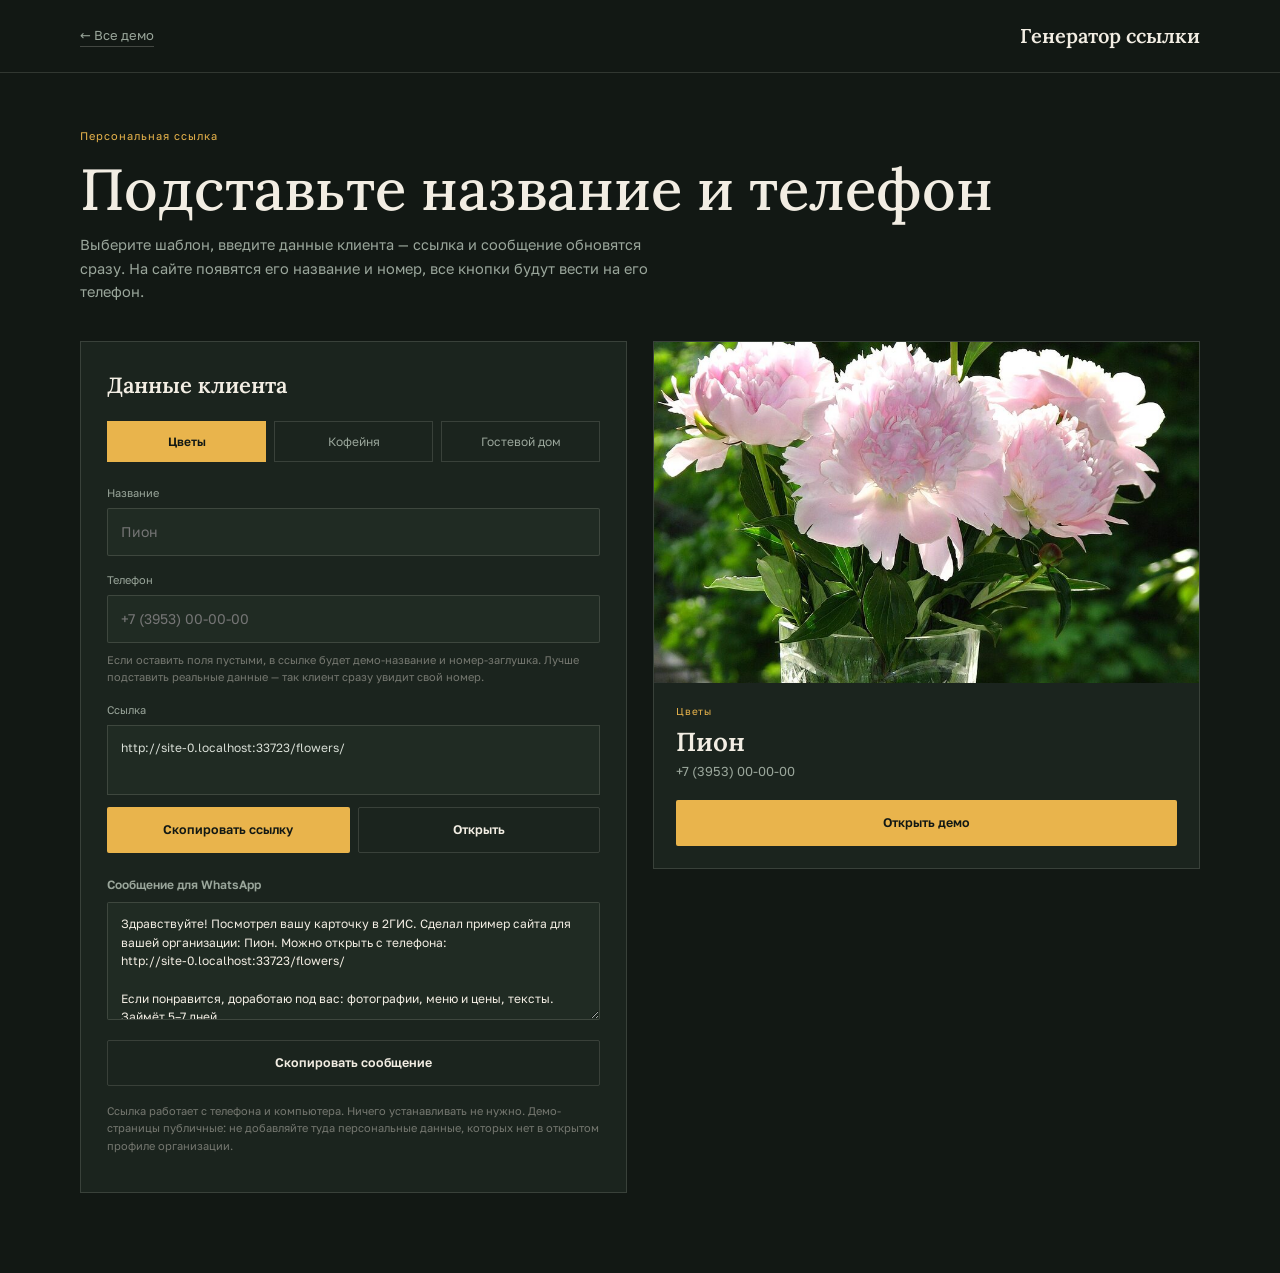
<file: builder.html>
<!doctype html>
<html lang="ru">
<head>
<meta charset="utf-8">
<meta name="viewport" content="width=device-width, initial-scale=1">
<title>Собрать ссылку на демо</title>
<meta name="description" content="Генератор персональных ссылок на демо-сайты: подставьте название и телефон клиента.">
<link rel="icon" href="data:image/svg+xml,%3Csvg xmlns='http://www.w3.org/2000/svg' viewBox='0 0 64 64'%3E%3Crect width='64' height='64' fill='%23121814'/%3E%3Ctext x='32' y='44' font-family='Georgia,serif' font-size='34' fill='%23E9B44C' text-anchor='middle'%3EД%3C/text%3E%3C/svg%3E">
<link rel="stylesheet" href="assets/fonts/fonts.css">
<style>
  :root{
    --bg:#121814;
    --panel:#1B241E;
    --panel-2:#202B23;
    --text:#F2EDE3;
    --muted:#9AA69B;
    --line:rgba(242,237,227,.14);
    --accent:#E9B44C;
    --serif:'Lora',Georgia,serif;
    --sans:'Golos Text',system-ui,-apple-system,'Segoe UI',sans-serif;
  }
  *{box-sizing:border-box}
  body{margin:0;background:var(--bg);color:var(--text);font-family:var(--sans);font-size:16px;line-height:1.6;-webkit-font-smoothing:antialiased}
  img{display:block;max-width:100%}
  a{color:inherit;text-decoration:none}
  button,input,select,textarea{font:inherit;color:inherit}
  .wrap{width:min(1120px,calc(100% - 48px));margin:0 auto}
  .header{border-bottom:1px solid var(--line)}
  .header-in{display:flex;align-items:center;justify-content:space-between;gap:20px;height:72px}
  .back{font-size:13px;color:var(--muted);border-bottom:1px solid rgba(242,237,227,.22);padding-bottom:1px}
  .back:hover{color:var(--text)}
  .brand{font-family:var(--serif);font-size:20px;font-weight:600}
  .main{padding:54px 0 80px}
  .kicker{font-size:11px;color:var(--accent);letter-spacing:.09em;margin-bottom:14px}
  h1{font-family:var(--serif);font-weight:500;font-size:clamp(36px,4.6vw,58px);line-height:1.05;margin:0 0 14px}
  .lead{color:var(--muted);font-size:14.5px;max-width:600px;margin:0 0 38px}
  .grid{display:grid;grid-template-columns:1fr 1fr;gap:26px;align-items:start}
  .panel{background:var(--panel);border:1px solid var(--line);padding:26px}
  .panel h2{font-family:var(--serif);font-size:22px;font-weight:600;margin:0 0 18px}
  .tabs{display:grid;grid-template-columns:repeat(3,1fr);gap:8px;margin-bottom:22px}
  .tab{padding:10px 8px;border:1px solid var(--line);background:transparent;font-size:12px;cursor:pointer;color:var(--muted);transition:all .2s}
  .tab:hover{border-color:rgba(242,237,227,.35);color:var(--text)}
  .tab.active{background:var(--accent);border-color:var(--accent);color:#121814;font-weight:600}
  .field{display:flex;flex-direction:column;gap:6px;margin-bottom:15px}
  .field label{font-size:11px;color:var(--muted)}
  .field input{width:100%;background:var(--panel-2);border:1px solid var(--line);color:var(--text);padding:12px 13px;font-size:14px;border-radius:2px;outline:none}
  .field input:focus{border-color:var(--accent)}
  .hint{font-size:11px;color:rgba(242,237,227,.42);margin:-6px 0 16px;line-height:1.5}
  .link-box{background:var(--panel-2);border:1px solid var(--line);padding:13px;font-size:12px;line-height:1.55;word-break:break-all;color:#D8DED6;min-height:70px}
  .btn-row{display:flex;gap:8px;margin-top:12px}
  .btn{display:inline-flex;align-items:center;justify-content:center;padding:12px 16px;border:1px solid transparent;font-size:12.5px;font-weight:600;border-radius:2px;cursor:pointer;transition:all .2s;text-align:center}
  .btn-accent{background:var(--accent);color:#121814}
  .btn-accent:hover{background:#f0c264}
  .btn-line{border-color:var(--line);color:var(--text);background:transparent}
  .btn-line:hover{border-color:var(--text)}
  .btn-row .btn{flex:1}
  .preview{border:1px solid var(--line);background:var(--panel)}
  .preview-img{overflow:hidden;background:#0D120F;aspect-ratio:16/10}
  .preview-img img{width:100%;height:100%;object-fit:cover}
  .preview-body{padding:20px 22px 22px}
  .preview-label{font-size:10px;color:var(--accent);letter-spacing:.08em;margin-bottom:7px}
  .preview-name{font-family:var(--serif);font-size:26px;font-weight:600;line-height:1.2;margin:0 0 4px;white-space:nowrap;overflow:hidden;text-overflow:ellipsis}
  .preview-phone{font-size:13px;color:var(--muted)}
  .preview-actions{display:flex;gap:8px;margin-top:18px}
  .preview-actions .btn{flex:1}
  .message{margin-top:22px}
  .message h3{font-size:12px;font-weight:600;color:var(--muted);margin:0 0 8px}
  .message textarea{width:100%;min-height:118px;resize:vertical;background:var(--panel-2);border:1px solid var(--line);color:var(--text);padding:12px 13px;font-size:12px;line-height:1.55;outline:none;border-radius:2px}
  .message textarea:focus{border-color:var(--accent)}
  .note{margin-top:16px;font-size:11px;color:rgba(242,237,227,.42);line-height:1.6}
  .toast{position:fixed;left:50%;bottom:24px;transform:translateX(-50%) translateY(20px);background:var(--accent);color:#121814;font-size:12.5px;font-weight:600;padding:10px 16px;border-radius:2px;opacity:0;pointer-events:none;transition:all .2s;z-index:50}
  .toast.show{opacity:1;transform:translateX(-50%) translateY(0)}
  @media (max-width:900px){
    .grid{grid-template-columns:1fr}
    .preview{order:2}
  }
  @media (max-width:640px){
    .wrap{width:calc(100% - 32px)}
    .main{padding:34px 0 56px}
    .header-in{height:62px}
    .brand{font-size:18px}
    .panel{padding:18px}
    .tabs{grid-template-columns:1fr;}
    .btn-row{flex-direction:column}
    .toast{bottom:14px;width:calc(100% - 32px);text-align:center}
  }
  :focus-visible{outline:2px solid var(--accent);outline-offset:3px}
</style>
</head>
<body>

<header class="header">
  <div class="wrap header-in">
    <a class="back" href="./">← Все демо</a>
    <span class="brand">Генератор ссылки</span>
  </div>
</header>

<main class="wrap main">
  <div class="kicker">Персональная ссылка</div>
  <h1>Подставьте название и телефон</h1>
  <p class="lead">Выберите шаблон, введите данные клиента — ссылка и сообщение обновятся сразу. На сайте появятся его название и номер, все кнопки будут вести на его телефон.</p>

  <div class="grid">
    <section class="panel">
      <h2>Данные клиента</h2>
      <div class="tabs" role="tablist" aria-label="Шаблон">
        <button class="tab active" data-t="flowers" role="tab" aria-selected="true">Цветы</button>
        <button class="tab" data-t="cafe" role="tab" aria-selected="false">Кофейня</button>
        <button class="tab" data-t="hotel" role="tab" aria-selected="false">Гостевой дом</button>
      </div>
      <div class="field">
        <label for="name">Название</label>
        <input id="name" type="text" autocomplete="organization" placeholder="Пион">
      </div>
      <div class="field">
        <label for="phone">Телефон</label>
        <input id="phone" type="tel" inputmode="tel" autocomplete="tel" placeholder="+7 (3953) 00-00-00">
      </div>
      <p class="hint">Если оставить поля пустыми, в ссылке будет демо-название и номер-заглушка. Лучше подставить реальные данные — так клиент сразу увидит свой номер.</p>

      <div class="field" style="margin-bottom:0">
        <label>Ссылка</label>
        <div class="link-box" id="linkBox">—</div>
      </div>
      <div class="btn-row">
        <button class="btn btn-accent" id="copyLink">Скопировать ссылку</button>
        <a class="btn btn-line" id="openLink" href="#" target="_blank" rel="noopener">Открыть</a>
      </div>

      <div class="message">
        <h3>Сообщение для WhatsApp</h3>
        <textarea id="message" readonly></textarea>
        <div class="btn-row">
          <button class="btn btn-line" id="copyMessage">Скопировать сообщение</button>
        </div>
      </div>
      <p class="note">Ссылка работает с телефона и компьютера. Ничего устанавливать не нужно. Демо-страницы публичные: не добавляйте туда персональные данные, которых нет в открытом профиле организации.</p>
    </section>

    <aside class="preview">
      <div class="preview-img"><img id="previewImg" src="assets/img/flowers/hero.jpg" alt="Предпросмотр демо" width="1200" height="800"></div>
      <div class="preview-body">
        <div class="preview-label" id="previewLabel">Цветы</div>
        <div class="preview-name" id="previewName">Пион</div>
        <div class="preview-phone" id="previewPhone">+7 (3953) 00-00-00</div>
        <div class="preview-actions">
          <a class="btn btn-accent" id="previewOpen" href="flowers/" target="_blank" rel="noopener">Открыть демо</a>
        </div>
      </div>
    </aside>
  </div>
</main>

<div class="toast" id="toast">Скопировано</div>

<script>
(function(){
  var templates = {
    flowers:{path:'flowers/', label:'Цветы', name:'Пион', phone:'+7 (3953) 00-00-00', img:'assets/img/flowers/hero.jpg'},
    cafe:{path:'cafe/', label:'Кофейня', name:'Тёплый хлеб', phone:'+7 (3953) 00-00-00', img:'assets/img/cafe/latte.jpg'},
    hotel:{path:'hotel/', label:'Гостевой дом', name:'Таёжный берег', phone:'+7 (3953) 00-00-00', img:'assets/img/hotel/hero.jpg'}
  };
  var current = 'flowers';
  var nameEl = document.getElementById('name');
  var phoneEl = document.getElementById('phone');
  var linkBox = document.getElementById('linkBox');
  var openLink = document.getElementById('openLink');
  var previewImg = document.getElementById('previewImg');
  var previewLabel = document.getElementById('previewLabel');
  var previewName = document.getElementById('previewName');
  var previewPhone = document.getElementById('previewPhone');
  var previewOpen = document.getElementById('previewOpen');
  var message = document.getElementById('message');
  var toast = document.getElementById('toast');

  function baseUrl(){
    return location.href.split('?')[0].split('#')[0].replace(/builder\.html$/,'');
  }
  function getLink(){
    var t = templates[current];
    var name = nameEl.value.trim();
    var phone = phoneEl.value.trim();
    var params = [];
    if(name) params.push('name=' + encodeURIComponent(name));
    if(phone) params.push('phone=' + encodeURIComponent(phone));
    return baseUrl() + t.path + (params.length ? '?' + params.join('&') : '');
  }
  function getName(){ return nameEl.value.trim() || templates[current].name; }
  function getPhone(){ return phoneEl.value.trim() || templates[current].phone; }

  function render(){
    var t = templates[current];
    var link = getLink();
    var name = getName();
    var phone = getPhone();
    linkBox.textContent = link;
    openLink.href = link;
    previewOpen.href = link;
    previewImg.src = t.img;
    previewLabel.textContent = t.label;
    previewName.textContent = name;
    previewPhone.textContent = phone;
    nameEl.placeholder = t.name;
    message.value = 'Здравствуйте! Посмотрел вашу карточку в 2ГИС. Сделал пример сайта для вашей организации: ' + name + '. Можно открыть с телефона:\n' + link + '\n\nЕсли понравится, доработаю под вас: фотографии, меню и цены, тексты. Займёт 5–7 дней.';
  }

  function showToast(text){
    toast.textContent = text;
    toast.classList.add('show');
    clearTimeout(showToast._t);
    showToast._t = setTimeout(function(){ toast.classList.remove('show'); }, 1600);
  }
  function copy(text, okText){
    if(navigator.clipboard && navigator.clipboard.writeText){
      navigator.clipboard.writeText(text).then(function(){ showToast(okText); }, function(){ fallbackCopy(text, okText); });
    } else {
      fallbackCopy(text, okText);
    }
  }
  function fallbackCopy(text, okText){
    var ta = document.createElement('textarea');
    ta.value = text;
    ta.style.position = 'fixed';
    ta.style.opacity = '0';
    document.body.appendChild(ta);
    ta.select();
    try { document.execCommand('copy'); showToast(okText); } catch(e) { showToast('Не удалось скопировать'); }
    document.body.removeChild(ta);
  }

  document.querySelectorAll('.tab').forEach(function(btn){
    btn.addEventListener('click', function(){
      current = btn.getAttribute('data-t');
      document.querySelectorAll('.tab').forEach(function(b){
        b.classList.toggle('active', b === btn);
        b.setAttribute('aria-selected', b === btn ? 'true' : 'false');
      });
      render();
    });
  });
  nameEl.addEventListener('input', render);
  phoneEl.addEventListener('input', render);
  document.getElementById('copyLink').addEventListener('click', function(){ copy(getLink(), 'Ссылка скопирована'); });
  document.getElementById('copyMessage').addEventListener('click', function(){ copy(message.value, 'Сообщение скопировано'); });

  var preset = new URLSearchParams(location.search).get('t');
  if(preset && templates[preset]){
    current = preset;
    document.querySelectorAll('.tab').forEach(function(b){
      var on = b.getAttribute('data-t') === preset;
      b.classList.toggle('active', on);
      b.setAttribute('aria-selected', on ? 'true' : 'false');
    });
  }
  render();
})();
</script>
</body>
</html>
</file>
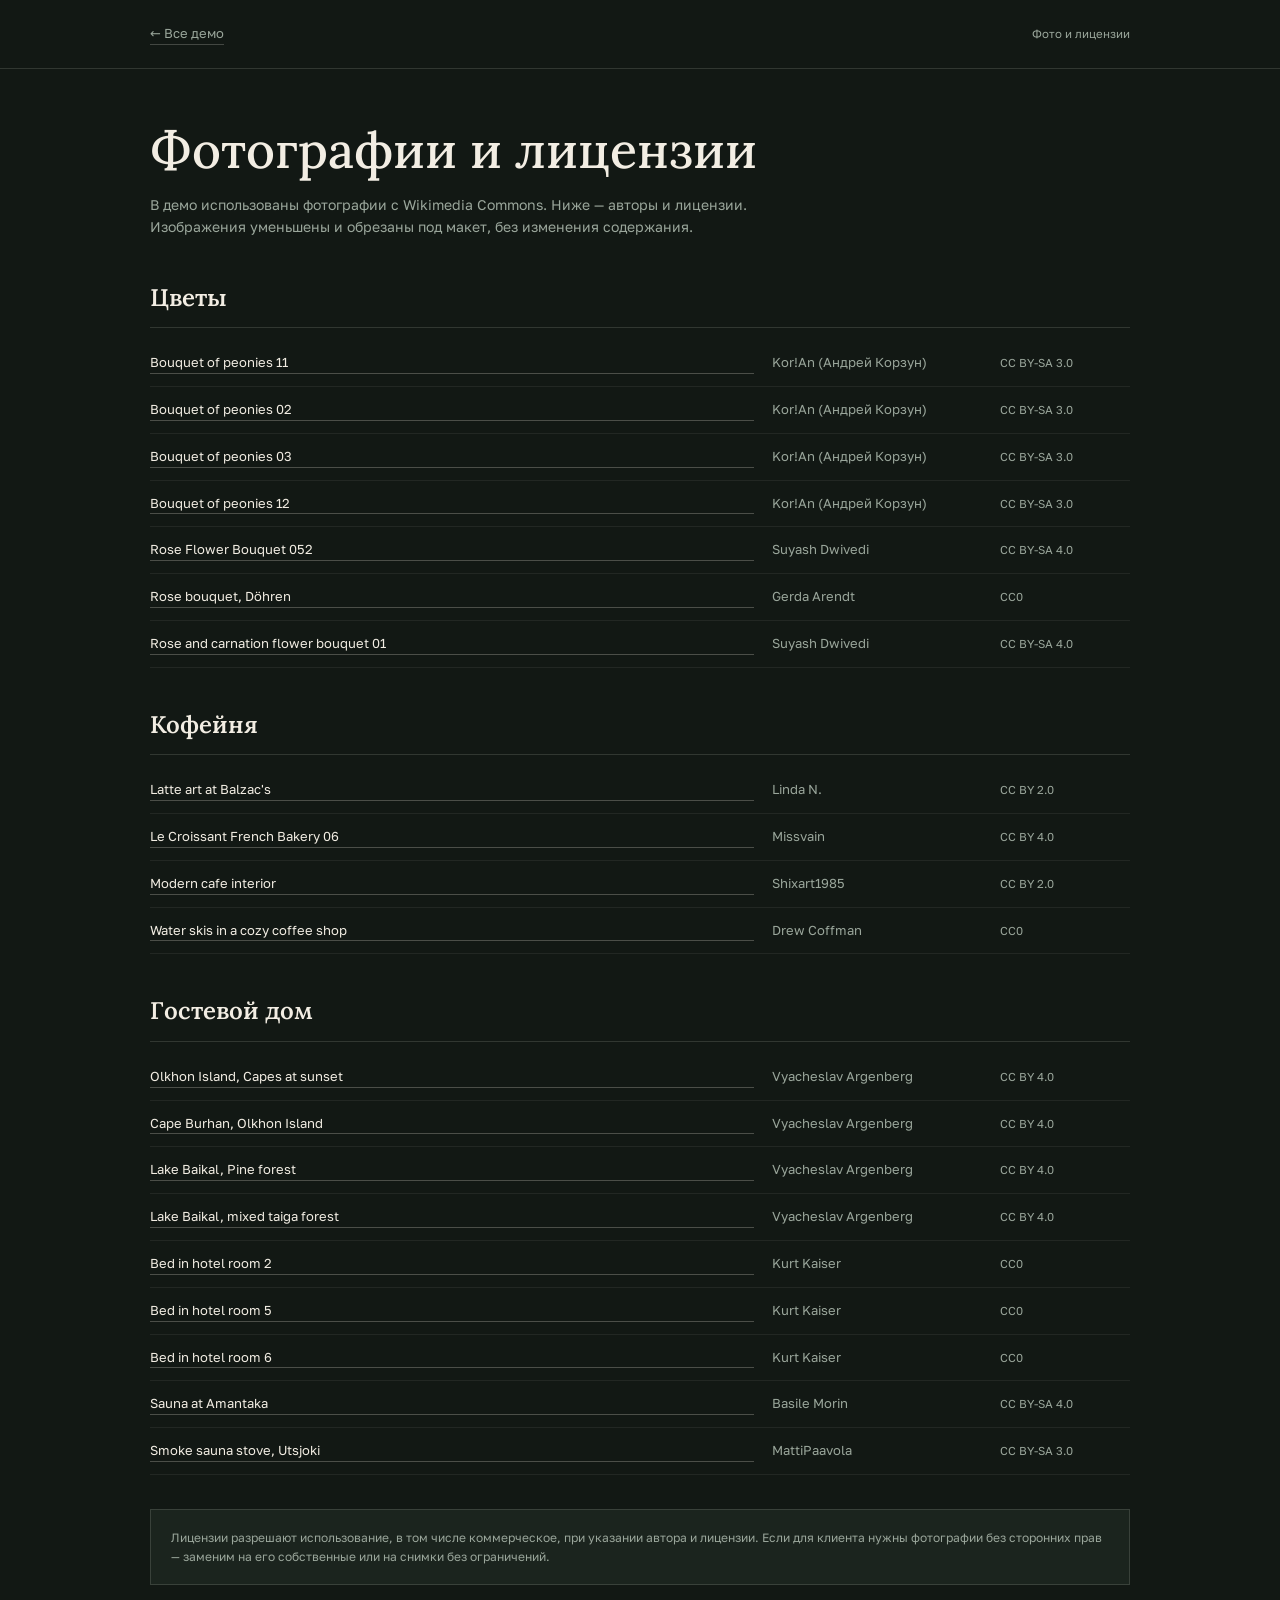
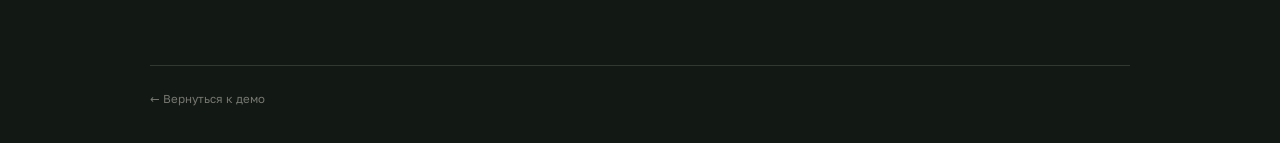
<file: credits.html>
<!doctype html>
<html lang="ru">
<head>
<meta charset="utf-8">
<meta name="viewport" content="width=device-width, initial-scale=1">
<title>Фотографии и лицензии — демо-сайты</title>
<meta name="description" content="Источники и лицензии фотографий, использованных в демо-сайтах.">
<link rel="icon" href="data:image/svg+xml,%3Csvg xmlns='http://www.w3.org/2000/svg' viewBox='0 0 64 64'%3E%3Crect width='64' height='64' fill='%23121814'/%3E%3Ctext x='32' y='44' font-family='Georgia,serif' font-size='34' fill='%23E9B44C' text-anchor='middle'%3EФ%3C/text%3E%3C/svg%3E">
<link rel="stylesheet" href="assets/fonts/fonts.css">
<style>
  :root{--bg:#121814;--panel:#1B241E;--text:#F2EDE3;--muted:#9AA69B;--line:rgba(242,237,227,.14);--accent:#E9B44C;--serif:'Lora',Georgia,serif;--sans:'Golos Text',system-ui,-apple-system,'Segoe UI',sans-serif}
  *{box-sizing:border-box}
  body{margin:0;background:var(--bg);color:var(--text);font-family:var(--sans);font-size:15px;line-height:1.6;-webkit-font-smoothing:antialiased}
  a{color:inherit;text-decoration:none}
  .wrap{width:min(980px,calc(100% - 48px));margin:0 auto}
  .header{border-bottom:1px solid var(--line)}
  .header-in{display:flex;align-items:center;justify-content:space-between;height:68px;gap:20px}
  .back{font-size:13px;color:var(--muted);border-bottom:1px solid rgba(242,237,227,.22);padding-bottom:1px}
  .back:hover{color:var(--text)}
  .main{padding:54px 0 80px}
  h1{font-family:var(--serif);font-weight:500;font-size:clamp(32px,4.4vw,50px);line-height:1.1;margin:0 0 16px}
  .lead{color:var(--muted);font-size:14px;max-width:640px;margin:0 0 40px}
  h2{font-family:var(--serif);font-size:24px;font-weight:600;margin:38px 0 12px;padding-bottom:10px;border-bottom:1px solid var(--line)}
  .item{display:grid;grid-template-columns:1fr 210px 130px;gap:18px;padding:12px 0;border-bottom:1px solid rgba(242,237,227,.07);font-size:13px;align-items:baseline}
  .item a{border-bottom:1px solid rgba(242,237,227,.25)}
  .item a:hover{color:var(--accent);border-color:var(--accent)}
  .item .author{color:var(--muted)}
  .item .lic{color:var(--muted);font-size:11.5px}
  .note{margin-top:34px;padding:18px 20px;border:1px solid var(--line);background:var(--panel);font-size:12px;color:var(--muted)}
  .footer{border-top:1px solid var(--line);padding:24px 0 34px;font-size:11.5px;color:rgba(242,237,227,.45)}
  @media (max-width:680px){
    .wrap{width:calc(100% - 32px)}
    .main{padding:34px 0 54px}
    .item{grid-template-columns:1fr;gap:2px;padding:11px 0}
    .item .lic{font-size:11px}
  }
</style>
</head>
<body>

<header class="header">
  <div class="wrap header-in">
    <a class="back" href="./">← Все демо</a>
    <span style="font-size:11.5px;color:var(--muted)">Фото и лицензии</span>
  </div>
</header>

<main class="wrap main">
  <h1>Фотографии и лицензии</h1>
  <p class="lead">В демо использованы фотографии с Wikimedia Commons. Ниже — авторы и лицензии. Изображения уменьшены и обрезаны под макет, без изменения содержания.</p>

  <h2>Цветы</h2>
  <div class="item"><a href="https://commons.wikimedia.org/wiki/File:Bouquet_of_peonies_11.JPG" target="_blank" rel="noopener">Bouquet of peonies 11</a><span class="author">Kor!An (Андрей Корзун)</span><span class="lic">CC BY-SA 3.0</span></div>
  <div class="item"><a href="https://commons.wikimedia.org/wiki/File:Bouquet_of_peonies_02.JPG" target="_blank" rel="noopener">Bouquet of peonies 02</a><span class="author">Kor!An (Андрей Корзун)</span><span class="lic">CC BY-SA 3.0</span></div>
  <div class="item"><a href="https://commons.wikimedia.org/wiki/File:Bouquet_of_peonies_03.JPG" target="_blank" rel="noopener">Bouquet of peonies 03</a><span class="author">Kor!An (Андрей Корзун)</span><span class="lic">CC BY-SA 3.0</span></div>
  <div class="item"><a href="https://commons.wikimedia.org/wiki/File:Bouquet_of_peonies_12.JPG" target="_blank" rel="noopener">Bouquet of peonies 12</a><span class="author">Kor!An (Андрей Корзун)</span><span class="lic">CC BY-SA 3.0</span></div>
  <div class="item"><a href="https://commons.wikimedia.org/wiki/File:Rose_Flower_Bouquet_052.JPG" target="_blank" rel="noopener">Rose Flower Bouquet 052</a><span class="author">Suyash Dwivedi</span><span class="lic">CC BY-SA 4.0</span></div>
  <div class="item"><a href="https://commons.wikimedia.org/wiki/File:Rose_bouquet,_D%C3%B6hren.jpg" target="_blank" rel="noopener">Rose bouquet, Döhren</a><span class="author">Gerda Arendt</span><span class="lic">CC0</span></div>
  <div class="item"><a href="https://commons.wikimedia.org/wiki/File:Rose_and_carnation_flower_bouquet_01.jpg" target="_blank" rel="noopener">Rose and carnation flower bouquet 01</a><span class="author">Suyash Dwivedi</span><span class="lic">CC BY-SA 4.0</span></div>

  <h2>Кофейня</h2>
  <div class="item"><a href="https://commons.wikimedia.org/wiki/File:Latte_art_at_Balzac%27s.jpg" target="_blank" rel="noopener">Latte art at Balzac's</a><span class="author">Linda N.</span><span class="lic">CC BY 2.0</span></div>
  <div class="item"><a href="https://commons.wikimedia.org/wiki/File:Le_Croissant_French_Bakery_-_November_2023_-_Sarah_Stierch_06.jpg" target="_blank" rel="noopener">Le Croissant French Bakery 06</a><span class="author">Missvain</span><span class="lic">CC BY 4.0</span></div>
  <div class="item"><a href="https://commons.wikimedia.org/wiki/File:Modern_cafe_interior_design_with_empty_tables_and_stylish_decor_located_in_an_urban_area.jpg" target="_blank" rel="noopener">Modern cafe interior</a><span class="author">Shixart1985</span><span class="lic">CC BY 2.0</span></div>
  <div class="item"><a href="https://commons.wikimedia.org/wiki/File:Water_skis_in_a_cozy_coffee_shop_(Unsplash).jpg" target="_blank" rel="noopener">Water skis in a cozy coffee shop</a><span class="author">Drew Coffman</span><span class="lic">CC0</span></div>

  <h2>Гостевой дом</h2>
  <div class="item"><a href="https://commons.wikimedia.org/wiki/File:Olkhon_Island,_Capes_at_sunset,_Lake_Baikal,_Russia.jpg" target="_blank" rel="noopener">Olkhon Island, Capes at sunset</a><span class="author">Vyacheslav Argenberg</span><span class="lic">CC BY 4.0</span></div>
  <div class="item"><a href="https://commons.wikimedia.org/wiki/File:Cape_Burhan,_Olkhon_Island,_Lake_Baikal,_Russia.jpg" target="_blank" rel="noopener">Cape Burhan, Olkhon Island</a><span class="author">Vyacheslav Argenberg</span><span class="lic">CC BY 4.0</span></div>
  <div class="item"><a href="https://commons.wikimedia.org/wiki/File:Lake_Baikal,_Pine_forest,_Siberian_taiga,_Siberia,_Russia.jpg" target="_blank" rel="noopener">Lake Baikal, Pine forest</a><span class="author">Vyacheslav Argenberg</span><span class="lic">CC BY 4.0</span></div>
  <div class="item"><a href="https://commons.wikimedia.org/wiki/File:Lake_Baikal,_Siberian_mixed_taiga_forest,_Siberia,_Russia.jpg" target="_blank" rel="noopener">Lake Baikal, mixed taiga forest</a><span class="author">Vyacheslav Argenberg</span><span class="lic">CC BY 4.0</span></div>
  <div class="item"><a href="https://commons.wikimedia.org/wiki/File:Bed_in_hotel_room_2.jpg" target="_blank" rel="noopener">Bed in hotel room 2</a><span class="author">Kurt Kaiser</span><span class="lic">CC0</span></div>
  <div class="item"><a href="https://commons.wikimedia.org/wiki/File:Bed_in_hotel_room_5.jpg" target="_blank" rel="noopener">Bed in hotel room 5</a><span class="author">Kurt Kaiser</span><span class="lic">CC0</span></div>
  <div class="item"><a href="https://commons.wikimedia.org/wiki/File:Bed_in_hotel_room_6.jpg" target="_blank" rel="noopener">Bed in hotel room 6</a><span class="author">Kurt Kaiser</span><span class="lic">CC0</span></div>
  <div class="item"><a href="https://commons.wikimedia.org/wiki/File:Sauna_of_the_spa_at_Amantaka_luxury_Resort_%26_Hotel_in_Luang_Prabang_Laos.jpg" target="_blank" rel="noopener">Sauna at Amantaka</a><span class="author">Basile Morin</span><span class="lic">CC BY-SA 4.0</span></div>
  <div class="item"><a href="https://commons.wikimedia.org/wiki/File:Smoke_sauna_stove_Utsjoki.JPG" target="_blank" rel="noopener">Smoke sauna stove, Utsjoki</a><span class="author">MattiPaavola</span><span class="lic">CC BY-SA 3.0</span></div>

  <div class="note">Лицензии разрешают использование, в том числе коммерческое, при указании автора и лицензии. Если для клиента нужны фотографии без сторонних прав — заменим на его собственные или на снимки без ограничений.</div>
</main>

<footer class="footer wrap">
  <a href="./">← Вернуться к демо</a>
</footer>

</body>
</html>
</file>
<file: assets/fonts/fonts.css>
/* cyrillic-ext */
@font-face {
  font-family: 'Cormorant Garamond';
  font-style: normal;
  font-weight: 500;
  font-display: swap;
  src: url(f0.woff2) format('woff2');
  unicode-range: U+0460-052F, U+1C80-1C8A, U+20B4, U+2DE0-2DFF, U+A640-A69F, U+FE2E-FE2F;
}
/* cyrillic */
@font-face {
  font-family: 'Cormorant Garamond';
  font-style: normal;
  font-weight: 500;
  font-display: swap;
  src: url(f1.woff2) format('woff2');
  unicode-range: U+0301, U+0400-045F, U+0490-0491, U+04B0-04B1, U+2116;
}
/* vietnamese */
@font-face {
  font-family: 'Cormorant Garamond';
  font-style: normal;
  font-weight: 500;
  font-display: swap;
  src: url(f2.woff2) format('woff2');
  unicode-range: U+0102-0103, U+0110-0111, U+0128-0129, U+0168-0169, U+01A0-01A1, U+01AF-01B0, U+0300-0301, U+0303-0304, U+0308-0309, U+0323, U+0329, U+1EA0-1EF9, U+20AB;
}
/* latin-ext */
@font-face {
  font-family: 'Cormorant Garamond';
  font-style: normal;
  font-weight: 500;
  font-display: swap;
  src: url(f3.woff2) format('woff2');
  unicode-range: U+0100-02BA, U+02BD-02C5, U+02C7-02CC, U+02CE-02D7, U+02DD-02FF, U+0304, U+0308, U+0329, U+1D00-1DBF, U+1E00-1E9F, U+1EF2-1EFF, U+2020, U+20A0-20AB, U+20AD-20C4, U+2113, U+2C60-2C7F, U+A720-A7FF;
}
/* latin */
@font-face {
  font-family: 'Cormorant Garamond';
  font-style: normal;
  font-weight: 500;
  font-display: swap;
  src: url(f4.woff2) format('woff2');
  unicode-range: U+0000-00FF, U+0131, U+0152-0153, U+02BB-02BC, U+02C6, U+02DA, U+02DC, U+0304, U+0308, U+0329, U+2000-206F, U+20AC, U+2122, U+2191, U+2193, U+2212, U+2215, U+FEFF, U+FFFD;
}
/* cyrillic-ext */
@font-face {
  font-family: 'Cormorant Garamond';
  font-style: normal;
  font-weight: 600;
  font-display: swap;
  src: url(f0.woff2) format('woff2');
  unicode-range: U+0460-052F, U+1C80-1C8A, U+20B4, U+2DE0-2DFF, U+A640-A69F, U+FE2E-FE2F;
}
/* cyrillic */
@font-face {
  font-family: 'Cormorant Garamond';
  font-style: normal;
  font-weight: 600;
  font-display: swap;
  src: url(f1.woff2) format('woff2');
  unicode-range: U+0301, U+0400-045F, U+0490-0491, U+04B0-04B1, U+2116;
}
/* vietnamese */
@font-face {
  font-family: 'Cormorant Garamond';
  font-style: normal;
  font-weight: 600;
  font-display: swap;
  src: url(f2.woff2) format('woff2');
  unicode-range: U+0102-0103, U+0110-0111, U+0128-0129, U+0168-0169, U+01A0-01A1, U+01AF-01B0, U+0300-0301, U+0303-0304, U+0308-0309, U+0323, U+0329, U+1EA0-1EF9, U+20AB;
}
/* latin-ext */
@font-face {
  font-family: 'Cormorant Garamond';
  font-style: normal;
  font-weight: 600;
  font-display: swap;
  src: url(f3.woff2) format('woff2');
  unicode-range: U+0100-02BA, U+02BD-02C5, U+02C7-02CC, U+02CE-02D7, U+02DD-02FF, U+0304, U+0308, U+0329, U+1D00-1DBF, U+1E00-1E9F, U+1EF2-1EFF, U+2020, U+20A0-20AB, U+20AD-20C4, U+2113, U+2C60-2C7F, U+A720-A7FF;
}
/* latin */
@font-face {
  font-family: 'Cormorant Garamond';
  font-style: normal;
  font-weight: 600;
  font-display: swap;
  src: url(f4.woff2) format('woff2');
  unicode-range: U+0000-00FF, U+0131, U+0152-0153, U+02BB-02BC, U+02C6, U+02DA, U+02DC, U+0304, U+0308, U+0329, U+2000-206F, U+20AC, U+2122, U+2191, U+2193, U+2212, U+2215, U+FEFF, U+FFFD;
}
/* cyrillic-ext */
@font-face {
  font-family: 'Golos Text';
  font-style: normal;
  font-weight: 400;
  font-display: swap;
  src: url(f10.woff2) format('woff2');
  unicode-range: U+0460-052F, U+1C80-1C8A, U+20B4, U+2DE0-2DFF, U+A640-A69F, U+FE2E-FE2F;
}
/* cyrillic */
@font-face {
  font-family: 'Golos Text';
  font-style: normal;
  font-weight: 400;
  font-display: swap;
  src: url(f11.woff2) format('woff2');
  unicode-range: U+0301, U+0400-045F, U+0490-0491, U+04B0-04B1, U+2116;
}
/* latin-ext */
@font-face {
  font-family: 'Golos Text';
  font-style: normal;
  font-weight: 400;
  font-display: swap;
  src: url(f12.woff2) format('woff2');
  unicode-range: U+0100-02BA, U+02BD-02C5, U+02C7-02CC, U+02CE-02D7, U+02DD-02FF, U+0304, U+0308, U+0329, U+1D00-1DBF, U+1E00-1E9F, U+1EF2-1EFF, U+2020, U+20A0-20AB, U+20AD-20C4, U+2113, U+2C60-2C7F, U+A720-A7FF;
}
/* latin */
@font-face {
  font-family: 'Golos Text';
  font-style: normal;
  font-weight: 400;
  font-display: swap;
  src: url(f13.woff2) format('woff2');
  unicode-range: U+0000-00FF, U+0131, U+0152-0153, U+02BB-02BC, U+02C6, U+02DA, U+02DC, U+0304, U+0308, U+0329, U+2000-206F, U+20AC, U+2122, U+2191, U+2193, U+2212, U+2215, U+FEFF, U+FFFD;
}
/* cyrillic-ext */
@font-face {
  font-family: 'Golos Text';
  font-style: normal;
  font-weight: 500;
  font-display: swap;
  src: url(f10.woff2) format('woff2');
  unicode-range: U+0460-052F, U+1C80-1C8A, U+20B4, U+2DE0-2DFF, U+A640-A69F, U+FE2E-FE2F;
}
/* cyrillic */
@font-face {
  font-family: 'Golos Text';
  font-style: normal;
  font-weight: 500;
  font-display: swap;
  src: url(f11.woff2) format('woff2');
  unicode-range: U+0301, U+0400-045F, U+0490-0491, U+04B0-04B1, U+2116;
}
/* latin-ext */
@font-face {
  font-family: 'Golos Text';
  font-style: normal;
  font-weight: 500;
  font-display: swap;
  src: url(f12.woff2) format('woff2');
  unicode-range: U+0100-02BA, U+02BD-02C5, U+02C7-02CC, U+02CE-02D7, U+02DD-02FF, U+0304, U+0308, U+0329, U+1D00-1DBF, U+1E00-1E9F, U+1EF2-1EFF, U+2020, U+20A0-20AB, U+20AD-20C4, U+2113, U+2C60-2C7F, U+A720-A7FF;
}
/* latin */
@font-face {
  font-family: 'Golos Text';
  font-style: normal;
  font-weight: 500;
  font-display: swap;
  src: url(f13.woff2) format('woff2');
  unicode-range: U+0000-00FF, U+0131, U+0152-0153, U+02BB-02BC, U+02C6, U+02DA, U+02DC, U+0304, U+0308, U+0329, U+2000-206F, U+20AC, U+2122, U+2191, U+2193, U+2212, U+2215, U+FEFF, U+FFFD;
}
/* cyrillic-ext */
@font-face {
  font-family: 'Golos Text';
  font-style: normal;
  font-weight: 600;
  font-display: swap;
  src: url(f10.woff2) format('woff2');
  unicode-range: U+0460-052F, U+1C80-1C8A, U+20B4, U+2DE0-2DFF, U+A640-A69F, U+FE2E-FE2F;
}
/* cyrillic */
@font-face {
  font-family: 'Golos Text';
  font-style: normal;
  font-weight: 600;
  font-display: swap;
  src: url(f11.woff2) format('woff2');
  unicode-range: U+0301, U+0400-045F, U+0490-0491, U+04B0-04B1, U+2116;
}
/* latin-ext */
@font-face {
  font-family: 'Golos Text';
  font-style: normal;
  font-weight: 600;
  font-display: swap;
  src: url(f12.woff2) format('woff2');
  unicode-range: U+0100-02BA, U+02BD-02C5, U+02C7-02CC, U+02CE-02D7, U+02DD-02FF, U+0304, U+0308, U+0329, U+1D00-1DBF, U+1E00-1E9F, U+1EF2-1EFF, U+2020, U+20A0-20AB, U+20AD-20C4, U+2113, U+2C60-2C7F, U+A720-A7FF;
}
/* latin */
@font-face {
  font-family: 'Golos Text';
  font-style: normal;
  font-weight: 600;
  font-display: swap;
  src: url(f13.woff2) format('woff2');
  unicode-range: U+0000-00FF, U+0131, U+0152-0153, U+02BB-02BC, U+02C6, U+02DA, U+02DC, U+0304, U+0308, U+0329, U+2000-206F, U+20AC, U+2122, U+2191, U+2193, U+2212, U+2215, U+FEFF, U+FFFD;
}
/* cyrillic-ext */
@font-face {
  font-family: 'Lora';
  font-style: normal;
  font-weight: 500;
  font-display: swap;
  src: url(f22.woff2) format('woff2');
  unicode-range: U+0460-052F, U+1C80-1C8A, U+20B4, U+2DE0-2DFF, U+A640-A69F, U+FE2E-FE2F;
}
/* cyrillic */
@font-face {
  font-family: 'Lora';
  font-style: normal;
  font-weight: 500;
  font-display: swap;
  src: url(f23.woff2) format('woff2');
  unicode-range: U+0301, U+0400-045F, U+0490-0491, U+04B0-04B1, U+2116;
}
/* math */
@font-face {
  font-family: 'Lora';
  font-style: normal;
  font-weight: 500;
  font-display: swap;
  src: url(f24.woff2) format('woff2');
  unicode-range: U+0302-0303, U+0305, U+0307-0308, U+0310, U+0312, U+0315, U+031A, U+0326-0327, U+032C, U+032F-0330, U+0332-0333, U+0338, U+033A, U+0346, U+034D, U+0391-03A1, U+03A3-03A9, U+03B1-03C9, U+03D1, U+03D5-03D6, U+03F0-03F1, U+03F4-03F5, U+2016-2017, U+2034-2038, U+203C, U+2040, U+2043, U+2047, U+2050, U+2057, U+205F, U+2070-2071, U+2074-209F, U+20D0-20DC, U+20E1, U+20E5-20EF, U+2100-2112, U+2114-2115, U+2117-2121, U+2123-214F, U+2190, U+2192, U+2194-21AE, U+21B0-21E5, U+21F1-21F2, U+21F4-2211, U+2213-2214, U+2216-22FF, U+2308-230B, U+2310, U+2319, U+231C-2321, U+2336-237A, U+237C, U+2395, U+239B-23B7, U+23D0, U+23DC-23E1, U+2474-2475, U+25AF, U+25B3, U+25B7, U+25BD, U+25C1, U+25CA, U+25CC, U+25FB, U+266D-266F, U+27C0-27FF, U+2900-2AFF, U+2B0E-2B11, U+2B30-2B4C, U+2BFE, U+3030, U+FF5B, U+FF5D, U+1D400-1D7FF, U+1EE00-1EEFF;
}
/* symbols */
@font-face {
  font-family: 'Lora';
  font-style: normal;
  font-weight: 500;
  font-display: swap;
  src: url(f25.woff2) format('woff2');
  unicode-range: U+0001-000C, U+000E-001F, U+007F-009F, U+20DD-20E0, U+20E2-20E4, U+2150-218F, U+2190, U+2192, U+2194-2199, U+21AF, U+21E6-21F0, U+21F3, U+2218-2219, U+2299, U+22C4-22C6, U+2300-243F, U+2440-244A, U+2460-24FF, U+25A0-27BF, U+2800-28FF, U+2921-2922, U+2981, U+29BF, U+29EB, U+2B00-2BFF, U+4DC0-4DFF, U+FFF9-FFFB, U+10140-1018E, U+10190-1019C, U+101A0, U+101D0-101FD, U+102E0-102FB, U+10E60-10E7E, U+1D2C0-1D2D3, U+1D2E0-1D37F, U+1F000-1F0FF, U+1F100-1F1AE, U+1F1E6-1F1FF, U+1F30D-1F30F, U+1F315, U+1F31C, U+1F31E, U+1F320-1F32C, U+1F336, U+1F378, U+1F37D, U+1F382, U+1F393-1F39F, U+1F3A7-1F3A8, U+1F3AC-1F3AF, U+1F3C2, U+1F3C4-1F3C6, U+1F3CA-1F3CE, U+1F3D4-1F3E0, U+1F3ED, U+1F3F1-1F3F3, U+1F3F5-1F3F7, U+1F408, U+1F415, U+1F41F, U+1F426, U+1F43F, U+1F441-1F442, U+1F444, U+1F446-1F449, U+1F44C-1F44E, U+1F453, U+1F46A, U+1F47D, U+1F4A3, U+1F4B0, U+1F4B3, U+1F4B9, U+1F4BB, U+1F4BF, U+1F4C8-1F4CB, U+1F4D6, U+1F4DA, U+1F4DF, U+1F4E3-1F4E6, U+1F4EA-1F4ED, U+1F4F7, U+1F4F9-1F4FB, U+1F4FD-1F4FE, U+1F503, U+1F507-1F50B, U+1F50D, U+1F512-1F513, U+1F53E-1F54A, U+1F54F-1F5FA, U+1F610, U+1F650-1F67F, U+1F687, U+1F68D, U+1F691, U+1F694, U+1F698, U+1F6AD, U+1F6B2, U+1F6B9-1F6BA, U+1F6BC, U+1F6C6-1F6CF, U+1F6D3-1F6D7, U+1F6E0-1F6EA, U+1F6F0-1F6F3, U+1F6F7-1F6FC, U+1F700-1F80B, U+1F810-1F847, U+1F850-1F859, U+1F860-1F887, U+1F890-1F8AD, U+1F8B0-1F8BB, U+1F8C0-1F8C1, U+1F8D0-1F8D8, U+1F900-1F90B, U+1F93B, U+1F946, U+1F984, U+1F996, U+1F9E9, U+1FA00-1FA6F, U+1FA70-1FA7C, U+1FA80-1FAC6, U+1FAC8, U+1FACC-1FADD, U+1FADF-1FAEB, U+1FAEF-1FAFA, U+1FB00-1FBFF;
}
/* vietnamese */
@font-face {
  font-family: 'Lora';
  font-style: normal;
  font-weight: 500;
  font-display: swap;
  src: url(f26.woff2) format('woff2');
  unicode-range: U+0102-0103, U+0110-0111, U+0128-0129, U+0168-0169, U+01A0-01A1, U+01AF-01B0, U+0300-0301, U+0303-0304, U+0308-0309, U+0323, U+0329, U+1EA0-1EF9, U+20AB;
}
/* latin-ext */
@font-face {
  font-family: 'Lora';
  font-style: normal;
  font-weight: 500;
  font-display: swap;
  src: url(f27.woff2) format('woff2');
  unicode-range: U+0100-02BA, U+02BD-02C5, U+02C7-02CC, U+02CE-02D7, U+02DD-02FF, U+0304, U+0308, U+0329, U+1D00-1DBF, U+1E00-1E9F, U+1EF2-1EFF, U+2020, U+20A0-20AB, U+20AD-20C4, U+2113, U+2C60-2C7F, U+A720-A7FF;
}
/* latin */
@font-face {
  font-family: 'Lora';
  font-style: normal;
  font-weight: 500;
  font-display: swap;
  src: url(f28.woff2) format('woff2');
  unicode-range: U+0000-00FF, U+0131, U+0152-0153, U+02BB-02BC, U+02C6, U+02DA, U+02DC, U+0304, U+0308, U+0329, U+2000-206F, U+20AC, U+2122, U+2191, U+2193, U+2212, U+2215, U+FEFF, U+FFFD;
}
/* cyrillic-ext */
@font-face {
  font-family: 'Lora';
  font-style: normal;
  font-weight: 600;
  font-display: swap;
  src: url(f22.woff2) format('woff2');
  unicode-range: U+0460-052F, U+1C80-1C8A, U+20B4, U+2DE0-2DFF, U+A640-A69F, U+FE2E-FE2F;
}
/* cyrillic */
@font-face {
  font-family: 'Lora';
  font-style: normal;
  font-weight: 600;
  font-display: swap;
  src: url(f23.woff2) format('woff2');
  unicode-range: U+0301, U+0400-045F, U+0490-0491, U+04B0-04B1, U+2116;
}
/* math */
@font-face {
  font-family: 'Lora';
  font-style: normal;
  font-weight: 600;
  font-display: swap;
  src: url(f24.woff2) format('woff2');
  unicode-range: U+0302-0303, U+0305, U+0307-0308, U+0310, U+0312, U+0315, U+031A, U+0326-0327, U+032C, U+032F-0330, U+0332-0333, U+0338, U+033A, U+0346, U+034D, U+0391-03A1, U+03A3-03A9, U+03B1-03C9, U+03D1, U+03D5-03D6, U+03F0-03F1, U+03F4-03F5, U+2016-2017, U+2034-2038, U+203C, U+2040, U+2043, U+2047, U+2050, U+2057, U+205F, U+2070-2071, U+2074-209F, U+20D0-20DC, U+20E1, U+20E5-20EF, U+2100-2112, U+2114-2115, U+2117-2121, U+2123-214F, U+2190, U+2192, U+2194-21AE, U+21B0-21E5, U+21F1-21F2, U+21F4-2211, U+2213-2214, U+2216-22FF, U+2308-230B, U+2310, U+2319, U+231C-2321, U+2336-237A, U+237C, U+2395, U+239B-23B7, U+23D0, U+23DC-23E1, U+2474-2475, U+25AF, U+25B3, U+25B7, U+25BD, U+25C1, U+25CA, U+25CC, U+25FB, U+266D-266F, U+27C0-27FF, U+2900-2AFF, U+2B0E-2B11, U+2B30-2B4C, U+2BFE, U+3030, U+FF5B, U+FF5D, U+1D400-1D7FF, U+1EE00-1EEFF;
}
/* symbols */
@font-face {
  font-family: 'Lora';
  font-style: normal;
  font-weight: 600;
  font-display: swap;
  src: url(f25.woff2) format('woff2');
  unicode-range: U+0001-000C, U+000E-001F, U+007F-009F, U+20DD-20E0, U+20E2-20E4, U+2150-218F, U+2190, U+2192, U+2194-2199, U+21AF, U+21E6-21F0, U+21F3, U+2218-2219, U+2299, U+22C4-22C6, U+2300-243F, U+2440-244A, U+2460-24FF, U+25A0-27BF, U+2800-28FF, U+2921-2922, U+2981, U+29BF, U+29EB, U+2B00-2BFF, U+4DC0-4DFF, U+FFF9-FFFB, U+10140-1018E, U+10190-1019C, U+101A0, U+101D0-101FD, U+102E0-102FB, U+10E60-10E7E, U+1D2C0-1D2D3, U+1D2E0-1D37F, U+1F000-1F0FF, U+1F100-1F1AE, U+1F1E6-1F1FF, U+1F30D-1F30F, U+1F315, U+1F31C, U+1F31E, U+1F320-1F32C, U+1F336, U+1F378, U+1F37D, U+1F382, U+1F393-1F39F, U+1F3A7-1F3A8, U+1F3AC-1F3AF, U+1F3C2, U+1F3C4-1F3C6, U+1F3CA-1F3CE, U+1F3D4-1F3E0, U+1F3ED, U+1F3F1-1F3F3, U+1F3F5-1F3F7, U+1F408, U+1F415, U+1F41F, U+1F426, U+1F43F, U+1F441-1F442, U+1F444, U+1F446-1F449, U+1F44C-1F44E, U+1F453, U+1F46A, U+1F47D, U+1F4A3, U+1F4B0, U+1F4B3, U+1F4B9, U+1F4BB, U+1F4BF, U+1F4C8-1F4CB, U+1F4D6, U+1F4DA, U+1F4DF, U+1F4E3-1F4E6, U+1F4EA-1F4ED, U+1F4F7, U+1F4F9-1F4FB, U+1F4FD-1F4FE, U+1F503, U+1F507-1F50B, U+1F50D, U+1F512-1F513, U+1F53E-1F54A, U+1F54F-1F5FA, U+1F610, U+1F650-1F67F, U+1F687, U+1F68D, U+1F691, U+1F694, U+1F698, U+1F6AD, U+1F6B2, U+1F6B9-1F6BA, U+1F6BC, U+1F6C6-1F6CF, U+1F6D3-1F6D7, U+1F6E0-1F6EA, U+1F6F0-1F6F3, U+1F6F7-1F6FC, U+1F700-1F80B, U+1F810-1F847, U+1F850-1F859, U+1F860-1F887, U+1F890-1F8AD, U+1F8B0-1F8BB, U+1F8C0-1F8C1, U+1F8D0-1F8D8, U+1F900-1F90B, U+1F93B, U+1F946, U+1F984, U+1F996, U+1F9E9, U+1FA00-1FA6F, U+1FA70-1FA7C, U+1FA80-1FAC6, U+1FAC8, U+1FACC-1FADD, U+1FADF-1FAEB, U+1FAEF-1FAFA, U+1FB00-1FBFF;
}
/* vietnamese */
@font-face {
  font-family: 'Lora';
  font-style: normal;
  font-weight: 600;
  font-display: swap;
  src: url(f26.woff2) format('woff2');
  unicode-range: U+0102-0103, U+0110-0111, U+0128-0129, U+0168-0169, U+01A0-01A1, U+01AF-01B0, U+0300-0301, U+0303-0304, U+0308-0309, U+0323, U+0329, U+1EA0-1EF9, U+20AB;
}
/* latin-ext */
@font-face {
  font-family: 'Lora';
  font-style: normal;
  font-weight: 600;
  font-display: swap;
  src: url(f27.woff2) format('woff2');
  unicode-range: U+0100-02BA, U+02BD-02C5, U+02C7-02CC, U+02CE-02D7, U+02DD-02FF, U+0304, U+0308, U+0329, U+1D00-1DBF, U+1E00-1E9F, U+1EF2-1EFF, U+2020, U+20A0-20AB, U+20AD-20C4, U+2113, U+2C60-2C7F, U+A720-A7FF;
}
/* latin */
@font-face {
  font-family: 'Lora';
  font-style: normal;
  font-weight: 600;
  font-display: swap;
  src: url(f28.woff2) format('woff2');
  unicode-range: U+0000-00FF, U+0131, U+0152-0153, U+02BB-02BC, U+02C6, U+02DA, U+02DC, U+0304, U+0308, U+0329, U+2000-206F, U+20AC, U+2122, U+2191, U+2193, U+2212, U+2215, U+FEFF, U+FFFD;
}
/* cyrillic-ext */
@font-face {
  font-family: 'Manrope';
  font-style: normal;
  font-weight: 400;
  font-display: swap;
  src: url(f36.woff2) format('woff2');
  unicode-range: U+0460-052F, U+1C80-1C8A, U+20B4, U+2DE0-2DFF, U+A640-A69F, U+FE2E-FE2F;
}
/* cyrillic */
@font-face {
  font-family: 'Manrope';
  font-style: normal;
  font-weight: 400;
  font-display: swap;
  src: url(f37.woff2) format('woff2');
  unicode-range: U+0301, U+0400-045F, U+0490-0491, U+04B0-04B1, U+2116;
}
/* greek */
@font-face {
  font-family: 'Manrope';
  font-style: normal;
  font-weight: 400;
  font-display: swap;
  src: url(f38.woff2) format('woff2');
  unicode-range: U+0370-0377, U+037A-037F, U+0384-038A, U+038C, U+038E-03A1, U+03A3-03FF;
}
/* vietnamese */
@font-face {
  font-family: 'Manrope';
  font-style: normal;
  font-weight: 400;
  font-display: swap;
  src: url(f39.woff2) format('woff2');
  unicode-range: U+0102-0103, U+0110-0111, U+0128-0129, U+0168-0169, U+01A0-01A1, U+01AF-01B0, U+0300-0301, U+0303-0304, U+0308-0309, U+0323, U+0329, U+1EA0-1EF9, U+20AB;
}
/* latin-ext */
@font-face {
  font-family: 'Manrope';
  font-style: normal;
  font-weight: 400;
  font-display: swap;
  src: url(f40.woff2) format('woff2');
  unicode-range: U+0100-02BA, U+02BD-02C5, U+02C7-02CC, U+02CE-02D7, U+02DD-02FF, U+0304, U+0308, U+0329, U+1D00-1DBF, U+1E00-1E9F, U+1EF2-1EFF, U+2020, U+20A0-20AB, U+20AD-20C4, U+2113, U+2C60-2C7F, U+A720-A7FF;
}
/* latin */
@font-face {
  font-family: 'Manrope';
  font-style: normal;
  font-weight: 400;
  font-display: swap;
  src: url(f41.woff2) format('woff2');
  unicode-range: U+0000-00FF, U+0131, U+0152-0153, U+02BB-02BC, U+02C6, U+02DA, U+02DC, U+0304, U+0308, U+0329, U+2000-206F, U+20AC, U+2122, U+2191, U+2193, U+2212, U+2215, U+FEFF, U+FFFD;
}
/* cyrillic-ext */
@font-face {
  font-family: 'Manrope';
  font-style: normal;
  font-weight: 500;
  font-display: swap;
  src: url(f36.woff2) format('woff2');
  unicode-range: U+0460-052F, U+1C80-1C8A, U+20B4, U+2DE0-2DFF, U+A640-A69F, U+FE2E-FE2F;
}
/* cyrillic */
@font-face {
  font-family: 'Manrope';
  font-style: normal;
  font-weight: 500;
  font-display: swap;
  src: url(f37.woff2) format('woff2');
  unicode-range: U+0301, U+0400-045F, U+0490-0491, U+04B0-04B1, U+2116;
}
/* greek */
@font-face {
  font-family: 'Manrope';
  font-style: normal;
  font-weight: 500;
  font-display: swap;
  src: url(f38.woff2) format('woff2');
  unicode-range: U+0370-0377, U+037A-037F, U+0384-038A, U+038C, U+038E-03A1, U+03A3-03FF;
}
/* vietnamese */
@font-face {
  font-family: 'Manrope';
  font-style: normal;
  font-weight: 500;
  font-display: swap;
  src: url(f39.woff2) format('woff2');
  unicode-range: U+0102-0103, U+0110-0111, U+0128-0129, U+0168-0169, U+01A0-01A1, U+01AF-01B0, U+0300-0301, U+0303-0304, U+0308-0309, U+0323, U+0329, U+1EA0-1EF9, U+20AB;
}
/* latin-ext */
@font-face {
  font-family: 'Manrope';
  font-style: normal;
  font-weight: 500;
  font-display: swap;
  src: url(f40.woff2) format('woff2');
  unicode-range: U+0100-02BA, U+02BD-02C5, U+02C7-02CC, U+02CE-02D7, U+02DD-02FF, U+0304, U+0308, U+0329, U+1D00-1DBF, U+1E00-1E9F, U+1EF2-1EFF, U+2020, U+20A0-20AB, U+20AD-20C4, U+2113, U+2C60-2C7F, U+A720-A7FF;
}
/* latin */
@font-face {
  font-family: 'Manrope';
  font-style: normal;
  font-weight: 500;
  font-display: swap;
  src: url(f41.woff2) format('woff2');
  unicode-range: U+0000-00FF, U+0131, U+0152-0153, U+02BB-02BC, U+02C6, U+02DA, U+02DC, U+0304, U+0308, U+0329, U+2000-206F, U+20AC, U+2122, U+2191, U+2193, U+2212, U+2215, U+FEFF, U+FFFD;
}
/* cyrillic-ext */
@font-face {
  font-family: 'Manrope';
  font-style: normal;
  font-weight: 600;
  font-display: swap;
  src: url(f36.woff2) format('woff2');
  unicode-range: U+0460-052F, U+1C80-1C8A, U+20B4, U+2DE0-2DFF, U+A640-A69F, U+FE2E-FE2F;
}
/* cyrillic */
@font-face {
  font-family: 'Manrope';
  font-style: normal;
  font-weight: 600;
  font-display: swap;
  src: url(f37.woff2) format('woff2');
  unicode-range: U+0301, U+0400-045F, U+0490-0491, U+04B0-04B1, U+2116;
}
/* greek */
@font-face {
  font-family: 'Manrope';
  font-style: normal;
  font-weight: 600;
  font-display: swap;
  src: url(f38.woff2) format('woff2');
  unicode-range: U+0370-0377, U+037A-037F, U+0384-038A, U+038C, U+038E-03A1, U+03A3-03FF;
}
/* vietnamese */
@font-face {
  font-family: 'Manrope';
  font-style: normal;
  font-weight: 600;
  font-display: swap;
  src: url(f39.woff2) format('woff2');
  unicode-range: U+0102-0103, U+0110-0111, U+0128-0129, U+0168-0169, U+01A0-01A1, U+01AF-01B0, U+0300-0301, U+0303-0304, U+0308-0309, U+0323, U+0329, U+1EA0-1EF9, U+20AB;
}
/* latin-ext */
@font-face {
  font-family: 'Manrope';
  font-style: normal;
  font-weight: 600;
  font-display: swap;
  src: url(f40.woff2) format('woff2');
  unicode-range: U+0100-02BA, U+02BD-02C5, U+02C7-02CC, U+02CE-02D7, U+02DD-02FF, U+0304, U+0308, U+0329, U+1D00-1DBF, U+1E00-1E9F, U+1EF2-1EFF, U+2020, U+20A0-20AB, U+20AD-20C4, U+2113, U+2C60-2C7F, U+A720-A7FF;
}
/* latin */
@font-face {
  font-family: 'Manrope';
  font-style: normal;
  font-weight: 600;
  font-display: swap;
  src: url(f41.woff2) format('woff2');
  unicode-range: U+0000-00FF, U+0131, U+0152-0153, U+02BB-02BC, U+02C6, U+02DA, U+02DC, U+0304, U+0308, U+0329, U+2000-206F, U+20AC, U+2122, U+2191, U+2193, U+2212, U+2215, U+FEFF, U+FFFD;
}
/* cyrillic-ext */
@font-face {
  font-family: 'Manrope';
  font-style: normal;
  font-weight: 700;
  font-display: swap;
  src: url(f36.woff2) format('woff2');
  unicode-range: U+0460-052F, U+1C80-1C8A, U+20B4, U+2DE0-2DFF, U+A640-A69F, U+FE2E-FE2F;
}
/* cyrillic */
@font-face {
  font-family: 'Manrope';
  font-style: normal;
  font-weight: 700;
  font-display: swap;
  src: url(f37.woff2) format('woff2');
  unicode-range: U+0301, U+0400-045F, U+0490-0491, U+04B0-04B1, U+2116;
}
/* greek */
@font-face {
  font-family: 'Manrope';
  font-style: normal;
  font-weight: 700;
  font-display: swap;
  src: url(f38.woff2) format('woff2');
  unicode-range: U+0370-0377, U+037A-037F, U+0384-038A, U+038C, U+038E-03A1, U+03A3-03FF;
}
/* vietnamese */
@font-face {
  font-family: 'Manrope';
  font-style: normal;
  font-weight: 700;
  font-display: swap;
  src: url(f39.woff2) format('woff2');
  unicode-range: U+0102-0103, U+0110-0111, U+0128-0129, U+0168-0169, U+01A0-01A1, U+01AF-01B0, U+0300-0301, U+0303-0304, U+0308-0309, U+0323, U+0329, U+1EA0-1EF9, U+20AB;
}
/* latin-ext */
@font-face {
  font-family: 'Manrope';
  font-style: normal;
  font-weight: 700;
  font-display: swap;
  src: url(f40.woff2) format('woff2');
  unicode-range: U+0100-02BA, U+02BD-02C5, U+02C7-02CC, U+02CE-02D7, U+02DD-02FF, U+0304, U+0308, U+0329, U+1D00-1DBF, U+1E00-1E9F, U+1EF2-1EFF, U+2020, U+20A0-20AB, U+20AD-20C4, U+2113, U+2C60-2C7F, U+A720-A7FF;
}
/* latin */
@font-face {
  font-family: 'Manrope';
  font-style: normal;
  font-weight: 700;
  font-display: swap;
  src: url(f41.woff2) format('woff2');
  unicode-range: U+0000-00FF, U+0131, U+0152-0153, U+02BB-02BC, U+02C6, U+02DA, U+02DC, U+0304, U+0308, U+0329, U+2000-206F, U+20AC, U+2122, U+2191, U+2193, U+2212, U+2215, U+FEFF, U+FFFD;
}
/* cyrillic-ext */
@font-face {
  font-family: 'Unbounded';
  font-style: normal;
  font-weight: 500;
  font-display: swap;
  src: url(f60.woff2) format('woff2');
  unicode-range: U+0460-052F, U+1C80-1C8A, U+20B4, U+2DE0-2DFF, U+A640-A69F, U+FE2E-FE2F;
}
/* cyrillic */
@font-face {
  font-family: 'Unbounded';
  font-style: normal;
  font-weight: 500;
  font-display: swap;
  src: url(f61.woff2) format('woff2');
  unicode-range: U+0301, U+0400-045F, U+0490-0491, U+04B0-04B1, U+2116;
}
/* vietnamese */
@font-face {
  font-family: 'Unbounded';
  font-style: normal;
  font-weight: 500;
  font-display: swap;
  src: url(f62.woff2) format('woff2');
  unicode-range: U+0102-0103, U+0110-0111, U+0128-0129, U+0168-0169, U+01A0-01A1, U+01AF-01B0, U+0300-0301, U+0303-0304, U+0308-0309, U+0323, U+0329, U+1EA0-1EF9, U+20AB;
}
/* latin-ext */
@font-face {
  font-family: 'Unbounded';
  font-style: normal;
  font-weight: 500;
  font-display: swap;
  src: url(f63.woff2) format('woff2');
  unicode-range: U+0100-02BA, U+02BD-02C5, U+02C7-02CC, U+02CE-02D7, U+02DD-02FF, U+0304, U+0308, U+0329, U+1D00-1DBF, U+1E00-1E9F, U+1EF2-1EFF, U+2020, U+20A0-20AB, U+20AD-20C4, U+2113, U+2C60-2C7F, U+A720-A7FF;
}
/* latin */
@font-face {
  font-family: 'Unbounded';
  font-style: normal;
  font-weight: 500;
  font-display: swap;
  src: url(f64.woff2) format('woff2');
  unicode-range: U+0000-00FF, U+0131, U+0152-0153, U+02BB-02BC, U+02C6, U+02DA, U+02DC, U+0304, U+0308, U+0329, U+2000-206F, U+20AC, U+2122, U+2191, U+2193, U+2212, U+2215, U+FEFF, U+FFFD;
}
/* cyrillic-ext */
@font-face {
  font-family: 'Unbounded';
  font-style: normal;
  font-weight: 600;
  font-display: swap;
  src: url(f60.woff2) format('woff2');
  unicode-range: U+0460-052F, U+1C80-1C8A, U+20B4, U+2DE0-2DFF, U+A640-A69F, U+FE2E-FE2F;
}
/* cyrillic */
@font-face {
  font-family: 'Unbounded';
  font-style: normal;
  font-weight: 600;
  font-display: swap;
  src: url(f61.woff2) format('woff2');
  unicode-range: U+0301, U+0400-045F, U+0490-0491, U+04B0-04B1, U+2116;
}
/* vietnamese */
@font-face {
  font-family: 'Unbounded';
  font-style: normal;
  font-weight: 600;
  font-display: swap;
  src: url(f62.woff2) format('woff2');
  unicode-range: U+0102-0103, U+0110-0111, U+0128-0129, U+0168-0169, U+01A0-01A1, U+01AF-01B0, U+0300-0301, U+0303-0304, U+0308-0309, U+0323, U+0329, U+1EA0-1EF9, U+20AB;
}
/* latin-ext */
@font-face {
  font-family: 'Unbounded';
  font-style: normal;
  font-weight: 600;
  font-display: swap;
  src: url(f63.woff2) format('woff2');
  unicode-range: U+0100-02BA, U+02BD-02C5, U+02C7-02CC, U+02CE-02D7, U+02DD-02FF, U+0304, U+0308, U+0329, U+1D00-1DBF, U+1E00-1E9F, U+1EF2-1EFF, U+2020, U+20A0-20AB, U+20AD-20C4, U+2113, U+2C60-2C7F, U+A720-A7FF;
}
/* latin */
@font-face {
  font-family: 'Unbounded';
  font-style: normal;
  font-weight: 600;
  font-display: swap;
  src: url(f64.woff2) format('woff2');
  unicode-range: U+0000-00FF, U+0131, U+0152-0153, U+02BB-02BC, U+02C6, U+02DA, U+02DC, U+0304, U+0308, U+0329, U+2000-206F, U+20AC, U+2122, U+2191, U+2193, U+2212, U+2215, U+FEFF, U+FFFD;
}
</file>
